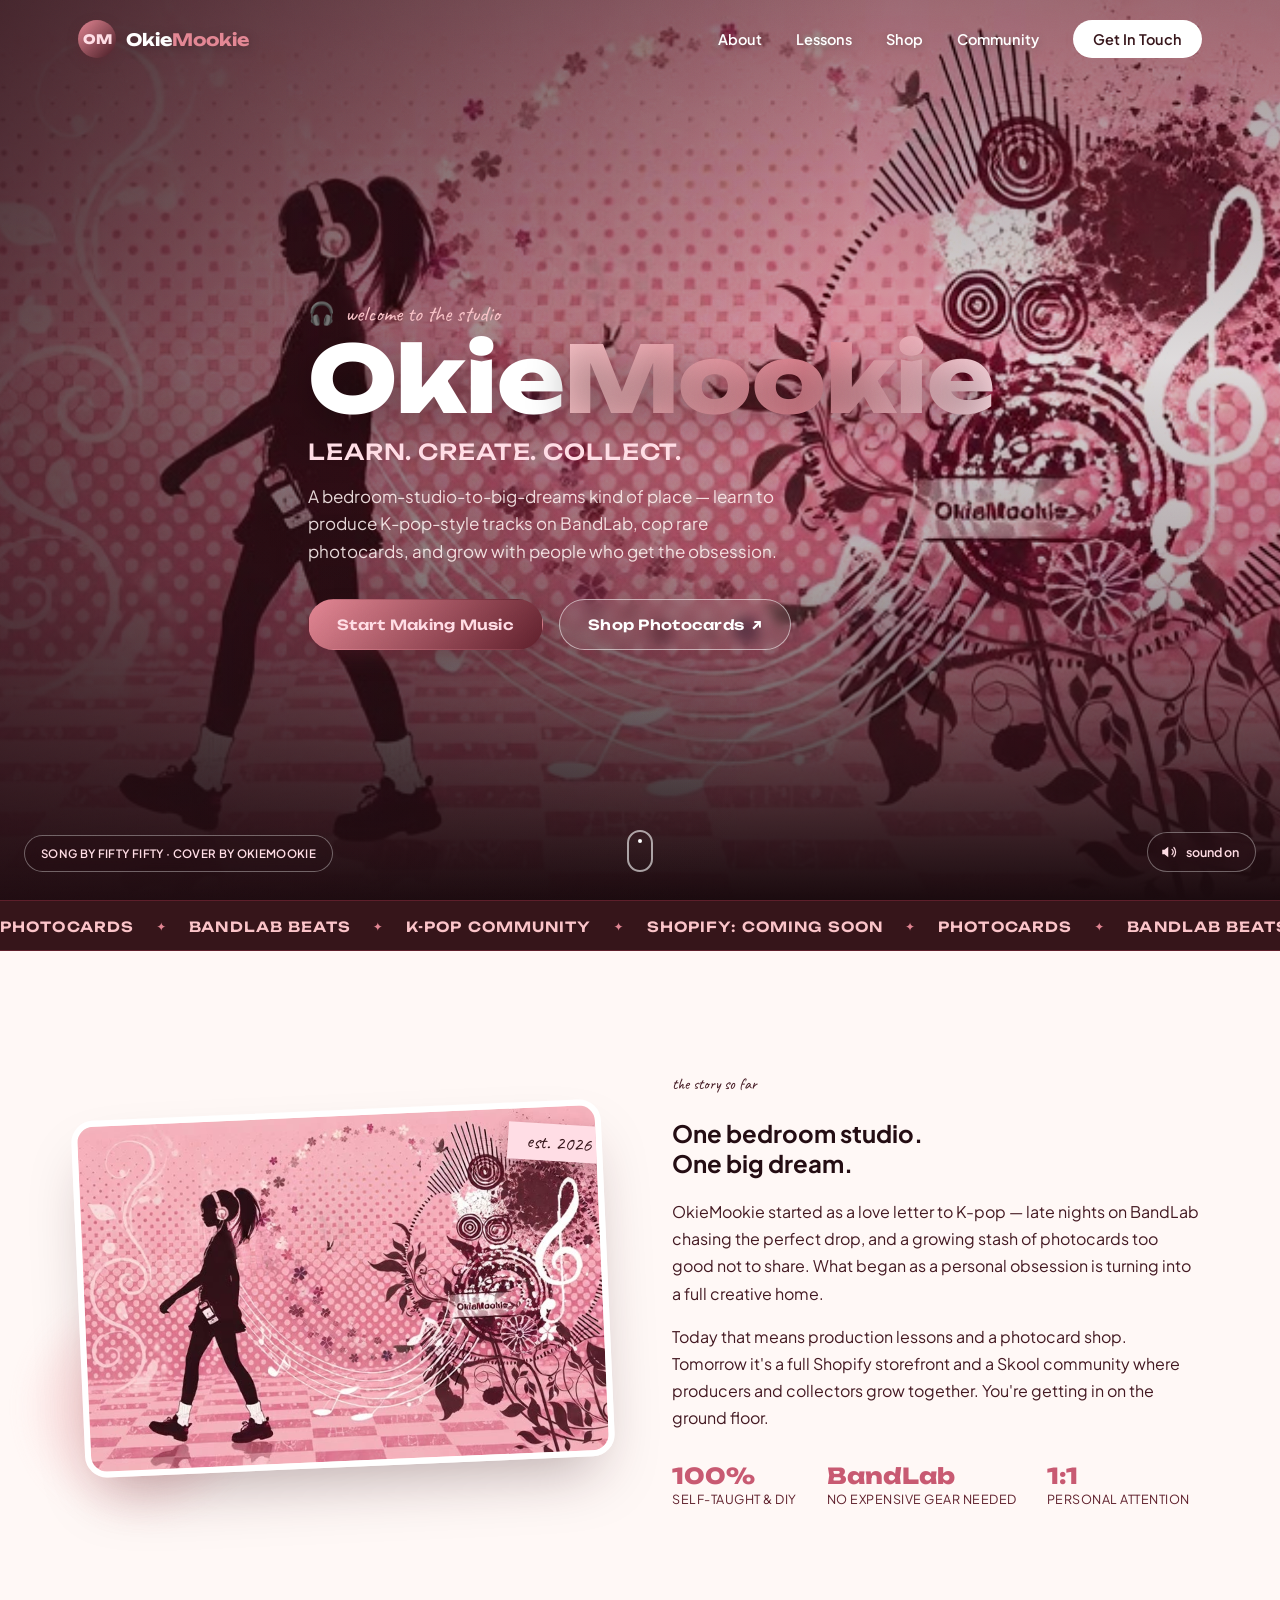
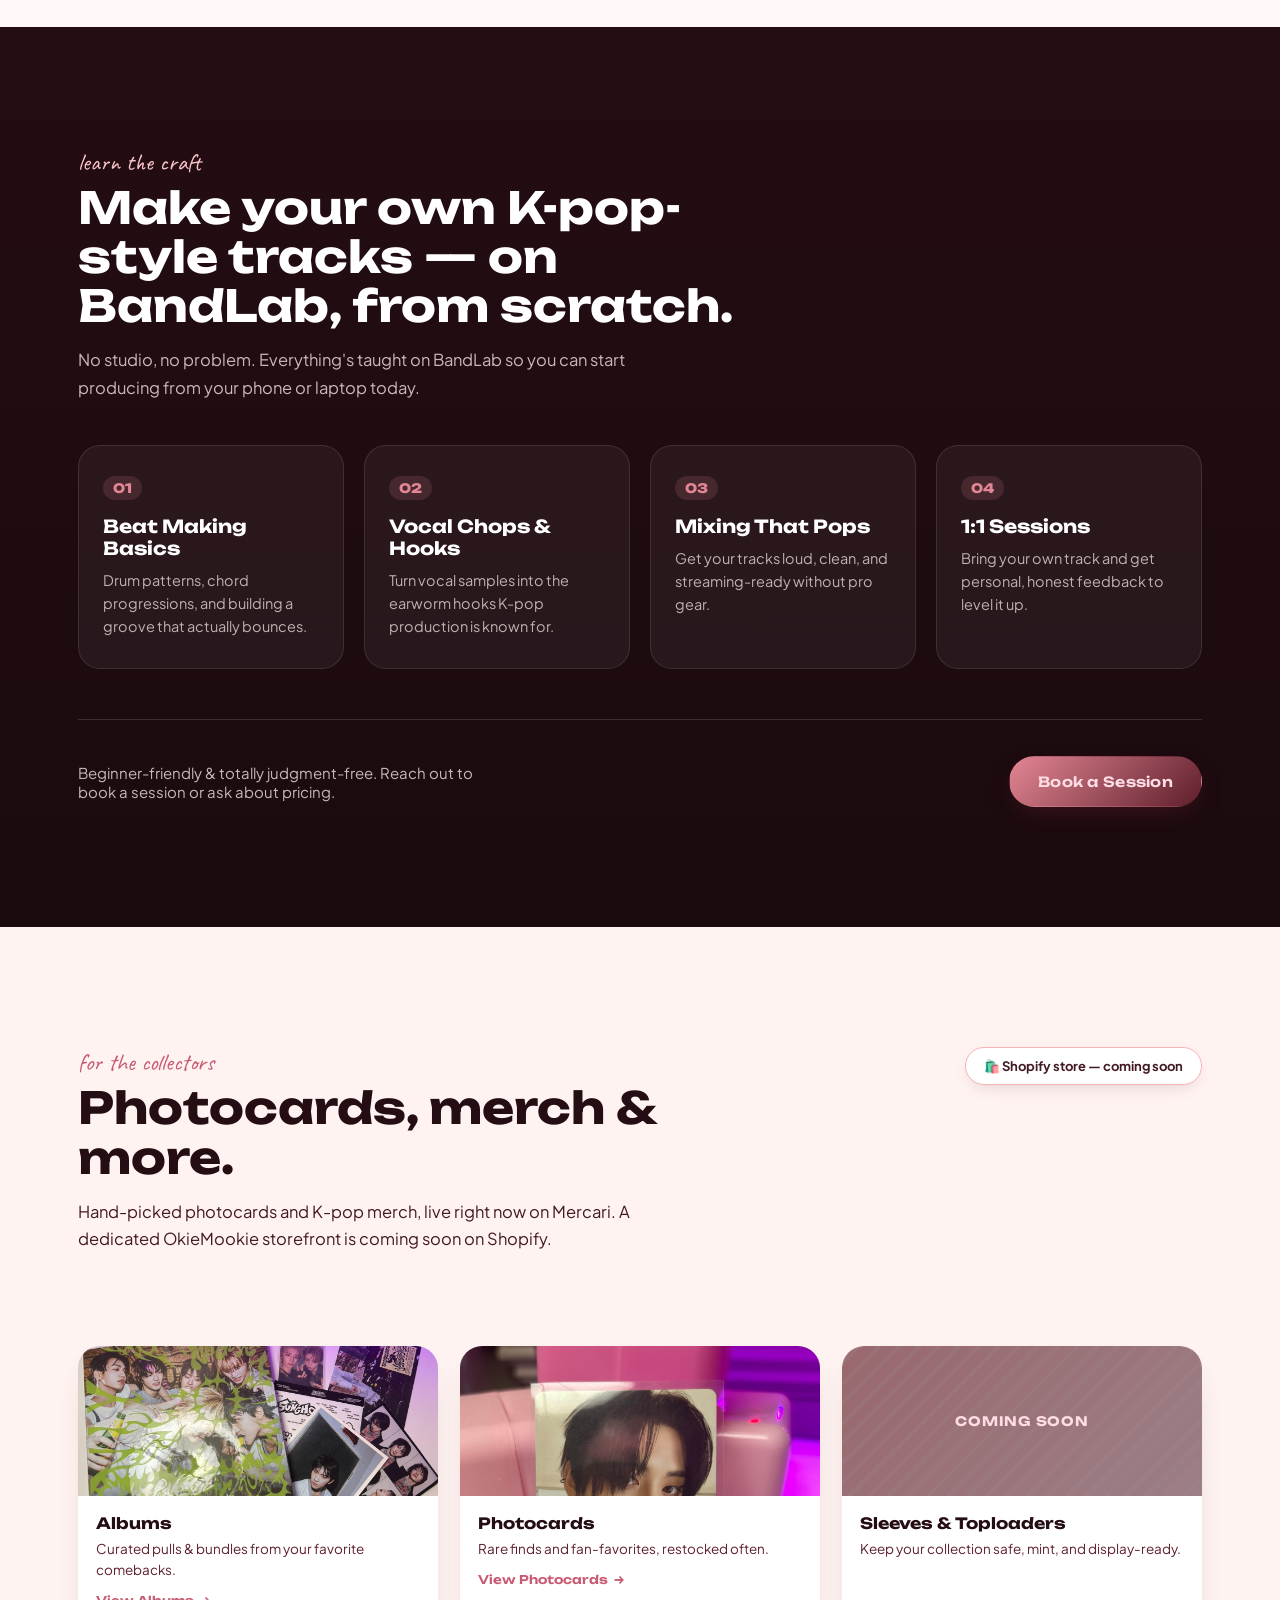
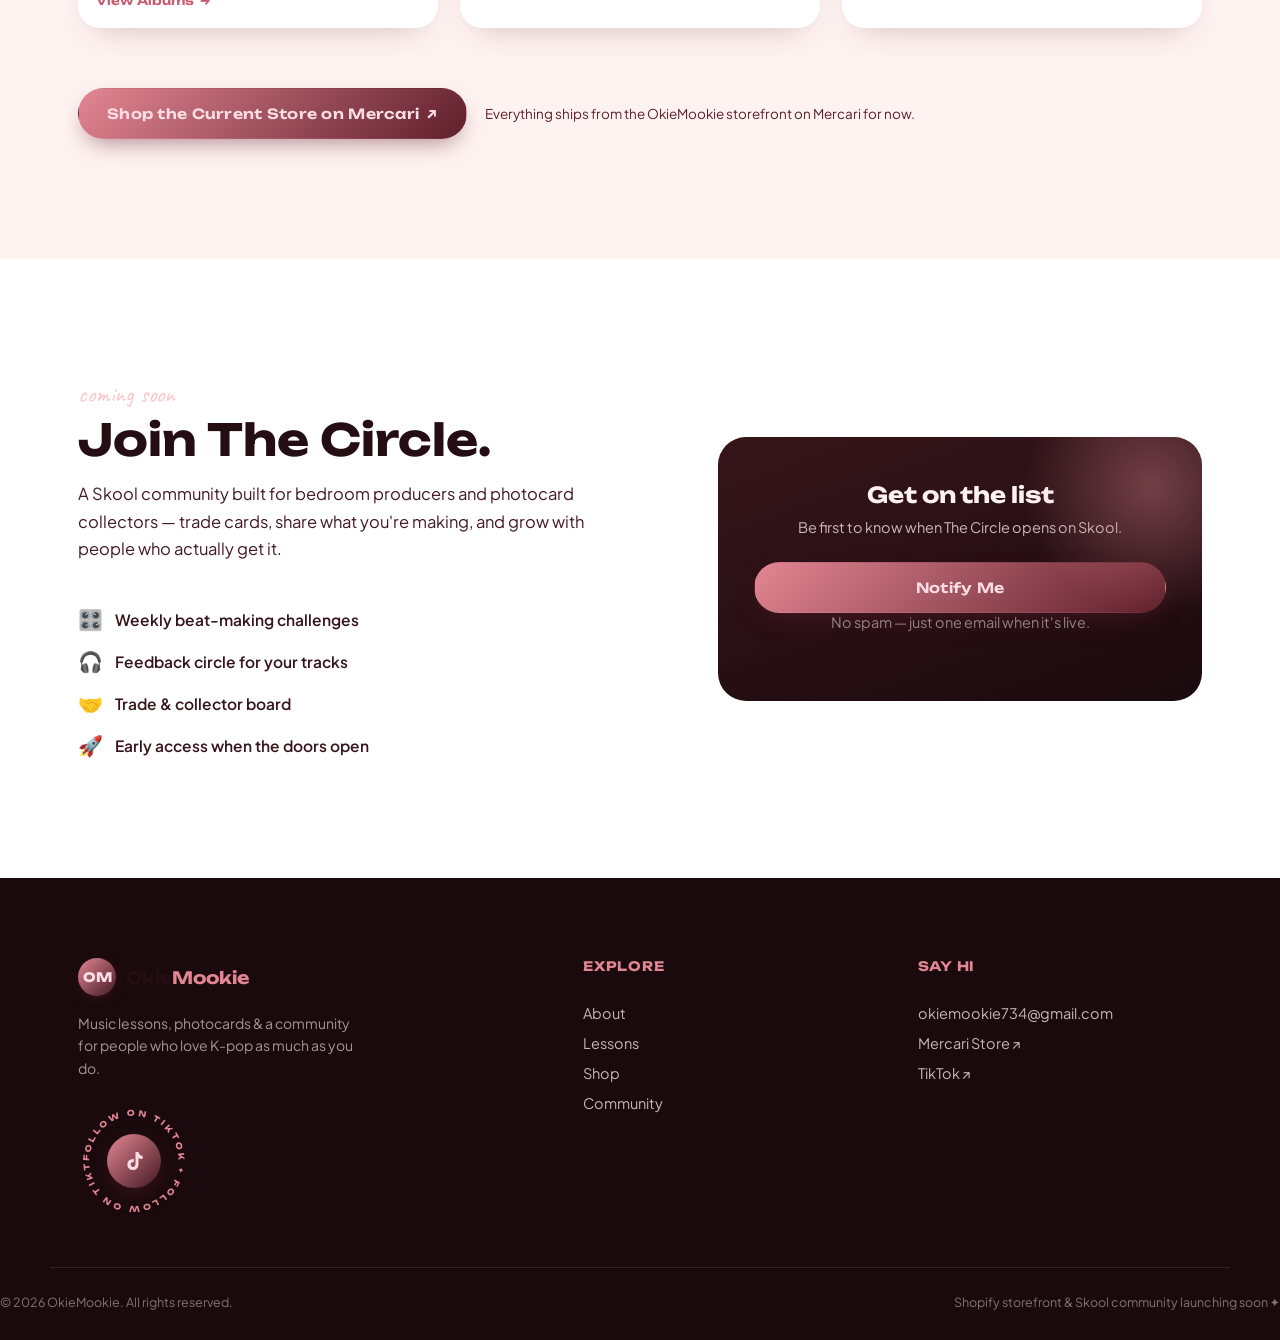
<file: index.html>
<!DOCTYPE html>
<html lang="en">
<head>
<meta charset="UTF-8">
<meta name="viewport" content="width=device-width, initial-scale=1.0">
<title>OkieMookie — Learn. Create. Collect.</title>
<meta name="description" content="OkieMookie is a K-pop inspired creative home: BandLab music production lessons, curated photocards & merch, and a community for producers &amp; collectors.">
<link rel="icon" type="image/svg+xml" href="favicon.svg">

<link rel="preconnect" href="https://fonts.googleapis.com">
<link rel="preconnect" href="https://fonts.gstatic.com" crossorigin>
<link href="https://fonts.googleapis.com/css2?family=Caveat:wght@600;700&family=Plus+Jakarta+Sans:ital,wght@0,400;0,500;0,600;0,700;0,800;1,500&family=Unbounded:wght@500;700;800;900&display=swap" rel="stylesheet">

<link rel="stylesheet" href="css/style.css">
</head>
<body>

<div class="grain" aria-hidden="true"></div>
<div class="cursor-glow" aria-hidden="true" id="cursorGlow"></div>

<!-- ============ NAV ============ -->
<header class="nav" id="nav">
  <div class="nav-inner">
    <a href="#home" class="brand">
      <span class="brand-mark">OM</span>
      <span class="brand-word">Okie<em>Mookie</em></span>
    </a>

    <nav class="nav-links" id="navLinks">
      <a href="#about">About</a>
      <a href="#lessons">Lessons</a>
      <a href="#shop">Shop</a>
      <a href="#community">Community</a>
      <a href="#contact" class="nav-cta">Get In Touch</a>
    </nav>

    <button class="nav-toggle" id="navToggle" aria-label="Toggle menu" aria-expanded="false">
      <span></span><span></span><span></span>
    </button>
  </div>
</header>

<!-- ============ HERO ============ -->
<section class="hero" id="home">
  <div class="hero-media">
    <video
      class="hero-video"
      autoplay muted loop playsinline preload="auto"
      poster="assets/hero-poster.jpg"
      id="heroVideo">
      <source src="assets/Myvideo.mp4" type="video/mp4">
    </video>
    <div class="hero-scrim"></div>
    <div class="hero-scrim-left"></div>
  </div>

  <div class="hero-particles" id="heroParticles" aria-hidden="true"></div>

  <div class="hero-content">
    <p class="eyebrow reveal">🎧&nbsp; welcome to the studio</p>
    <h1 class="hero-title reveal">
      Okie<span class="hero-title-accent">Mookie</span>
    </h1>
    <p class="hero-tagline reveal">Learn. Create. Collect.</p>
    <p class="hero-sub reveal">
      A bedroom-studio-to-big-dreams kind of place — learn to produce
      K-pop-style tracks on BandLab, cop rare photocards, and grow with
      people who get the obsession.
    </p>
    <div class="hero-actions reveal">
      <a href="#lessons" class="btn btn-primary">Start Making Music</a>
      <a href="https://www.mercari.com/u/snextdoor_photocards/" target="_blank" rel="noopener" class="btn btn-ghost">
        Shop Photocards <span class="arrow">↗</span>
      </a>
    </div>
  </div>

  <audio id="bgMusic" preload="none"></audio>

  <button class="sound-toggle" id="soundToggle" aria-label="Toggle background music">
    <svg id="soundIconOff" viewBox="0 0 24 24" fill="none" xmlns="http://www.w3.org/2000/svg"><path d="M11 5 6 9H3v6h3l5 4V5Z" fill="currentColor"/><path d="M16 8.5a5 5 0 0 1 0 7M18.5 6a9 9 0 0 1 0 12" stroke="currentColor" stroke-width="1.6" stroke-linecap="round" opacity="0"/><path d="M16.5 9 21 15M21 9l-4.5 6" stroke="currentColor" stroke-width="1.8" stroke-linecap="round"/></svg>
    <svg id="soundIconOn" viewBox="0 0 24 24" fill="none" xmlns="http://www.w3.org/2000/svg" style="display:none"><path d="M11 5 6 9H3v6h3l5 4V5Z" fill="currentColor"/><path d="M16 8.5a5 5 0 0 1 0 7M18.5 6a9 9 0 0 1 0 12" stroke="currentColor" stroke-width="1.6" stroke-linecap="round"/></svg>
    <span id="soundLabel">tap for sound</span>
  </button>

  <p class="hero-credit"><span id="heroCreditText">Song by FIFTY FIFTY &middot; Cover by OkieMookie</span></p>

  <a href="#about" class="scroll-cue" aria-label="Scroll down">
    <span></span>
  </a>
</section>

<!-- ============ MARQUEE ============ -->
<div class="marquee">
  <div class="marquee-track">
    <span>PHOTOCARDS</span><span class="dot">✦</span>
    <span>BANDLAB BEATS</span><span class="dot">✦</span>
    <span>K-POP COMMUNITY</span><span class="dot">✦</span>
    <span>SHOPIFY: COMING SOON</span><span class="dot">✦</span>
    <span>PHOTOCARDS</span><span class="dot">✦</span>
    <span>BANDLAB BEATS</span><span class="dot">✦</span>
    <span>K-POP COMMUNITY</span><span class="dot">✦</span>
    <span>SHOPIFY: COMING SOON</span><span class="dot">✦</span>
  </div>
</div>

<!-- ============ ABOUT ============ -->
<section class="about" id="about">
  <div class="container about-grid">
    <div class="about-visual reveal">
      <div class="about-frame">
        <img src="assets/hero-poster.jpg" alt="OkieMookie brand art — a silhouette walking with headphones on, surrounded by music notes and florals" loading="lazy">
        <span class="tape tape-1">est. 2026</span>
      </div>
      <div class="about-blob" aria-hidden="true"></div>
    </div>

    <div class="about-copy">
      <p class="kicker reveal">the story so far</p>
      <h2 class="reveal">One bedroom studio.<br>One big dream.</h2>
      <p class="reveal">
        OkieMookie started as a love letter to K-pop — late nights on BandLab
        chasing the perfect drop, and a growing stash of photocards too
        good not to share. What began as a personal obsession is turning
        into a full creative home.
      </p>
      <p class="reveal">
        Today that means production lessons and a photocard shop.
        Tomorrow it's a full Shopify storefront and a Skool community
        where producers and collectors grow together. You're getting in
        on the ground floor.
      </p>
      <div class="stat-row reveal">
        <div class="stat">
          <span class="stat-num">100%</span>
          <span class="stat-label">self-taught &amp; DIY</span>
        </div>
        <div class="stat">
          <span class="stat-num">BandLab</span>
          <span class="stat-label">no expensive gear needed</span>
        </div>
        <div class="stat">
          <span class="stat-num">1:1</span>
          <span class="stat-label">personal attention</span>
        </div>
      </div>
    </div>
  </div>
</section>

<!-- ============ LESSONS ============ -->
<section class="lessons" id="lessons">
  <div class="container">
    <p class="kicker kicker-light reveal">learn the craft</p>
    <h2 class="section-title reveal">Make your own K-pop-style tracks — on BandLab, from scratch.</h2>
    <p class="section-sub reveal">
      No studio, no problem. Everything's taught on BandLab so you can
      start producing from your phone or laptop today.
    </p>

    <div class="lesson-grid">
      <div class="lesson-card reveal">
        <span class="lesson-num">01</span>
        <h3>Beat Making Basics</h3>
        <p>Drum patterns, chord progressions, and building a groove that actually bounces.</p>
      </div>
      <div class="lesson-card reveal">
        <span class="lesson-num">02</span>
        <h3>Vocal Chops &amp; Hooks</h3>
        <p>Turn vocal samples into the earworm hooks K-pop production is known for.</p>
      </div>
      <div class="lesson-card reveal">
        <span class="lesson-num">03</span>
        <h3>Mixing That Pops</h3>
        <p>Get your tracks loud, clean, and streaming-ready without pro gear.</p>
      </div>
      <div class="lesson-card reveal">
        <span class="lesson-num">04</span>
        <h3>1:1 Sessions</h3>
        <p>Bring your own track and get personal, honest feedback to level it up.</p>
      </div>
    </div>

    <div class="lesson-cta reveal">
      <p>Beginner-friendly &amp; totally judgment-free. Reach out to book a session or ask about pricing.</p>
      <a href="book.html" class="btn btn-primary">Book a Session</a>
    </div>
  </div>
</section>

<!-- ============ SHOP ============ -->
<section class="shop" id="shop">
  <div class="container">
    <div class="shop-head">
      <div>
        <p class="kicker reveal">for the collectors</p>
        <h2 class="section-title reveal">Photocards, merch &amp; more.</h2>
        <p class="section-sub reveal">
          Hand-picked photocards and K-pop merch, live right now on Mercari.
          A dedicated OkieMookie storefront is coming soon on Shopify.
        </p>
      </div>
      <span class="badge reveal">🛍️ Shopify store — coming soon</span>
    </div>

    <div class="shop-grid">
      <a href="albums.html" class="shop-card shop-card-link reveal">
        <div class="shop-card-art shop-art-photo">
          <img src="assets/album-limited-copies.jpg" alt="BOYNEXTDOOR No Genre Album with photocards" loading="lazy">
        </div>
        <h3>Albums</h3>
        <p>Curated pulls &amp; bundles from your favorite comebacks.</p>
        <span class="shop-card-cta">View Albums <span class="arrow">→</span></span>
      </a>
      <a href="photocards.html" class="shop-card shop-card-link reveal">
        <div class="shop-card-art shop-art-photo shop-art-photo-portrait">
          <img src="assets/photocard-taesan-how.jpg" alt="BOYNEXTDOOR Taesan photocard" loading="lazy">
        </div>
        <h3>Photocards</h3>
        <p>Rare finds and fan-favorites, restocked often.</p>
        <span class="shop-card-cta">View Photocards <span class="arrow">→</span></span>
      </a>
      <div class="shop-card reveal">
        <div class="shop-card-art shop-art-3">
          <span class="shop-art-soon">Coming Soon</span>
        </div>
        <h3>Sleeves &amp; Toploaders</h3>
        <p>Keep your collection safe, mint, and display-ready.</p>
      </div>
    </div>

    <div class="shop-cta reveal">
      <a href="https://www.mercari.com/u/snextdoor_photocards/" target="_blank" rel="noopener" class="btn btn-primary">
        Shop the Current Store on Mercari <span class="arrow">↗</span>
      </a>
      <span class="shop-cta-note">Everything ships from the OkieMookie storefront on Mercari for now.</span>
    </div>
  </div>
</section>

<!-- ============ COMMUNITY ============ -->
<section class="community" id="community">
  <div class="container community-grid">
    <div class="community-copy">
      <p class="kicker kicker-light reveal">coming soon</p>
      <h2 class="section-title reveal">Join The Circle.</h2>
      <p class="section-sub reveal">
        A Skool community built for bedroom producers and photocard
        collectors — trade cards, share what you're making, and grow
        with people who actually get it.
      </p>
      <ul class="community-list reveal">
        <li><span>🎛️</span> Weekly beat-making challenges</li>
        <li><span>🎧</span> Feedback circle for your tracks</li>
        <li><span>🤝</span> Trade &amp; collector board</li>
        <li><span>🚀</span> Early access when the doors open</li>
      </ul>
    </div>

    <div class="community-card reveal">
      <div class="community-card-glow" aria-hidden="true"></div>
      <h3>Get on the list</h3>
      <p>Be first to know when The Circle opens on Skool.</p>
      <a href="mailto:okiemookie734@gmail.com?subject=Notify%20me%20-%20The%20Circle&body=Hey!%20Add%20me%20to%20the%20list%20for%20The%20Circle%20on%20Skool." class="btn btn-primary btn-block">Notify Me</a>
      <p class="community-fineprint">No spam — just one email when it's live.</p>
    </div>
  </div>
</section>

<!-- ============ CONTACT / FOOTER ============ -->
<footer class="footer" id="contact">
  <div class="container footer-grid">
    <div class="footer-brand">
      <a href="#home" class="brand">
        <span class="brand-mark">OM</span>
        <span class="brand-word">Okie<em>Mookie</em></span>
      </a>
      <p>Music lessons, photocards &amp; a community for people who love K-pop as much as you do.</p>

      <a href="https://www.tiktok.com/@idkwhatimdoing7340" target="_blank" rel="noopener" class="tiktok-badge" aria-label="Follow OkieMookie on TikTok">
        <svg class="badge-ring" viewBox="0 0 120 120" aria-hidden="true">
          <defs>
            <path id="tiktokRingPath" d="M60,60 m-48,0 a48,48 0 1,1 96,0 a48,48 0 1,1 -96,0" />
          </defs>
          <text font-family="'Unbounded', system-ui, sans-serif" font-size="8.6" font-weight="700" letter-spacing="2.5">
            <textPath href="#tiktokRingPath" startOffset="0%">FOLLOW ON TIKTOK ✦ FOLLOW ON TIKTOK ✦&#160;</textPath>
          </text>
        </svg>
        <span class="badge-center">
          <svg viewBox="0 0 24 24" fill="none" xmlns="http://www.w3.org/2000/svg" aria-hidden="true">
            <path d="M16.5 3c.4 2.2 1.9 3.7 4.1 4v3.1c-1.5.1-2.9-.3-4.1-1.1v6.5a5.6 5.6 0 1 1-5.6-5.6c.3 0 .6 0 .9.1v3.2a2.4 2.4 0 1 0 1.7 2.3V3h3Z" fill="currentColor"/>
          </svg>
        </span>
        <span class="badge-pulse" aria-hidden="true"></span>
      </a>
    </div>

    <div class="footer-col">
      <h4>Explore</h4>
      <a href="#about">About</a>
      <a href="#lessons">Lessons</a>
      <a href="#shop">Shop</a>
      <a href="#community">Community</a>
    </div>

    <div class="footer-col">
      <h4>Say hi</h4>
      <a href="mailto:okiemookie734@gmail.com">okiemookie734@gmail.com</a>
      <a href="https://www.mercari.com/u/snextdoor_photocards/" target="_blank" rel="noopener">Mercari Store ↗</a>
      <a href="https://www.tiktok.com/@idkwhatimdoing7340" target="_blank" rel="noopener">TikTok ↗</a>
    </div>
  </div>
  <div class="footer-bottom">
    <span>© <span id="year"></span> OkieMookie. All rights reserved.</span>
    <span>Shopify storefront &amp; Skool community launching soon ✦</span>
  </div>
</footer>

<script src="js/main.js"></script>
</body>
</html>
</file>
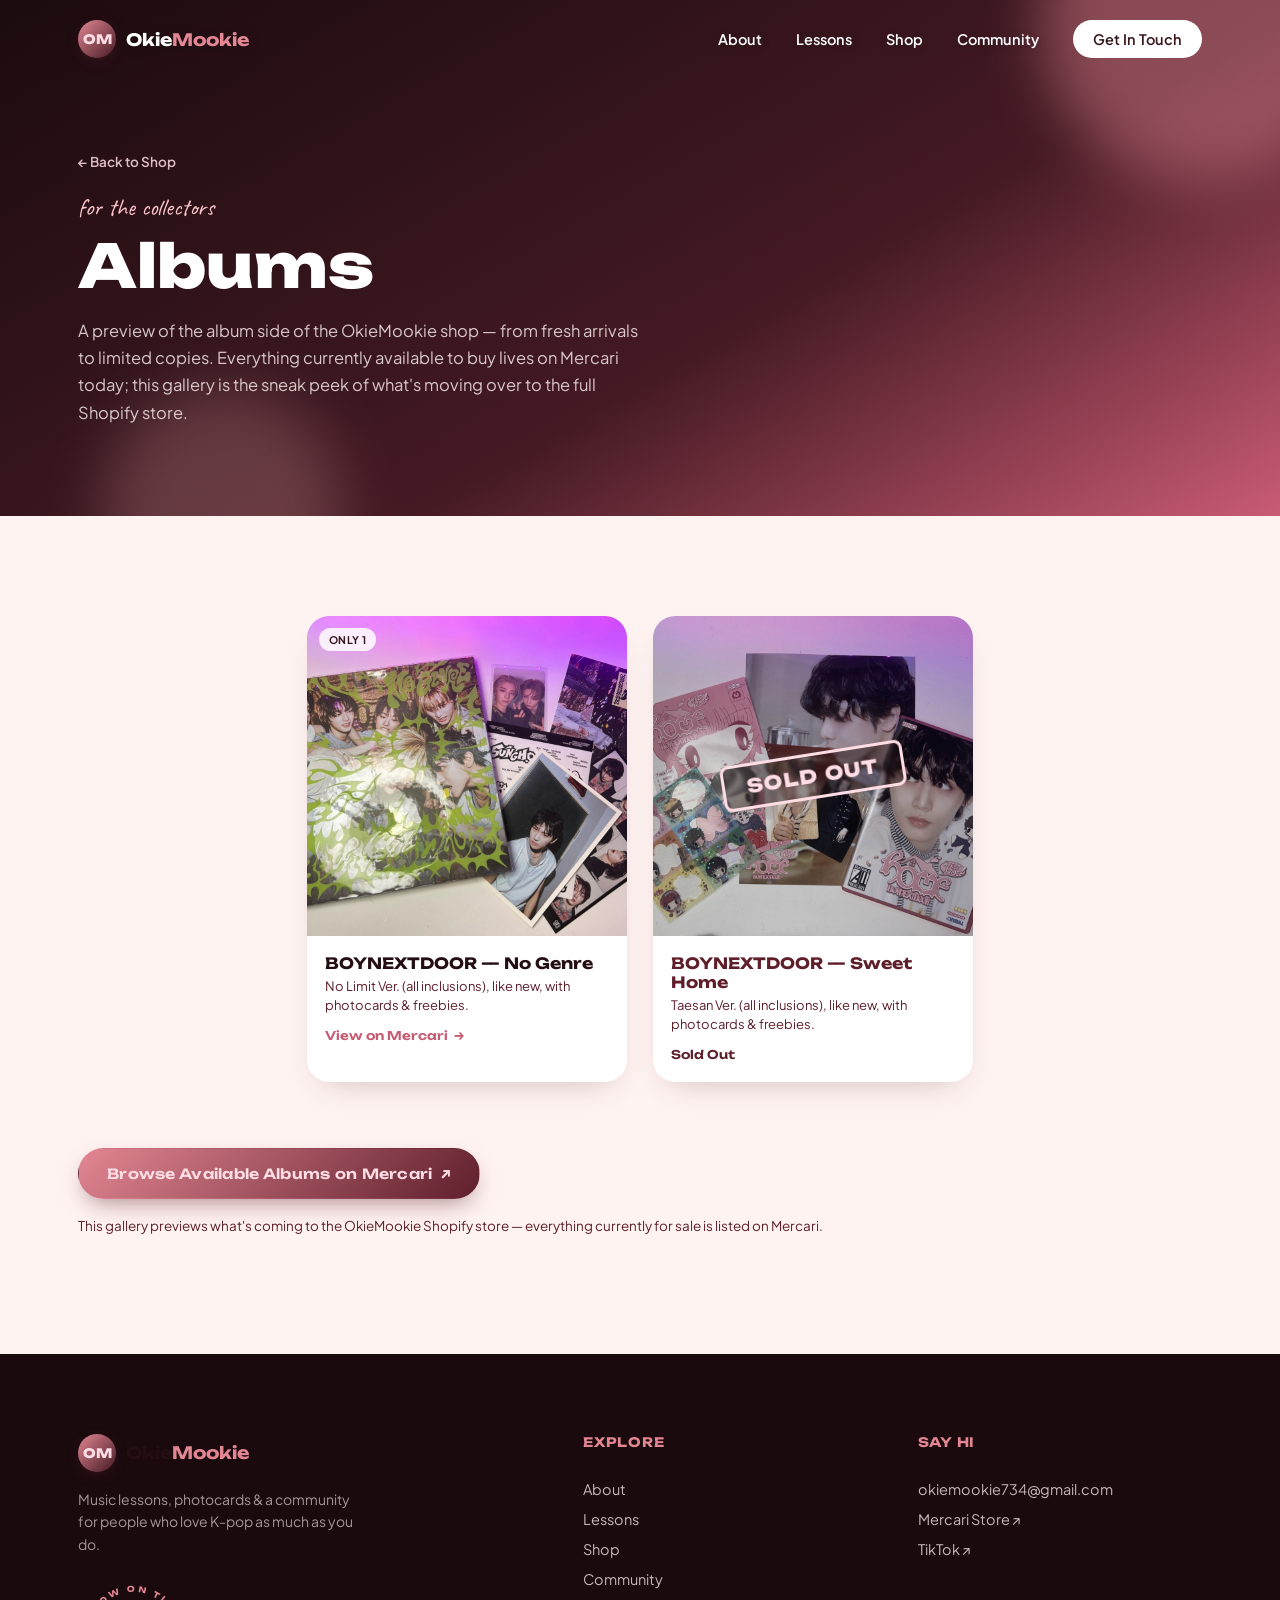
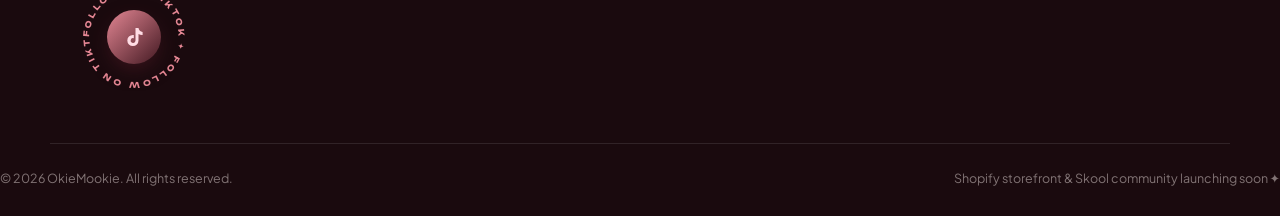
<file: albums.html>
<!DOCTYPE html>
<html lang="en">
<head>
<meta charset="UTF-8">
<meta name="viewport" content="width=device-width, initial-scale=1.0">
<title>Albums — OkieMookie</title>
<meta name="description" content="Browse the OkieMookie album collection — curated K-pop albums, bundles, and limited finds. Full storefront launching soon on Shopify.">
<link rel="icon" type="image/svg+xml" href="favicon.svg">

<link rel="preconnect" href="https://fonts.googleapis.com">
<link rel="preconnect" href="https://fonts.gstatic.com" crossorigin>
<link href="https://fonts.googleapis.com/css2?family=Caveat:wght@600;700&family=Plus+Jakarta+Sans:ital,wght@0,400;0,500;0,600;0,700;0,800;1,500&family=Unbounded:wght@500;700;800;900&display=swap" rel="stylesheet">

<link rel="stylesheet" href="css/style.css">
</head>
<body>

<div class="grain" aria-hidden="true"></div>
<div class="cursor-glow" aria-hidden="true" id="cursorGlow"></div>

<!-- ============ NAV ============ -->
<header class="nav scrolled" id="nav">
  <div class="nav-inner">
    <a href="index.html#home" class="brand">
      <span class="brand-mark">OM</span>
      <span class="brand-word">Okie<em>Mookie</em></span>
    </a>

    <nav class="nav-links" id="navLinks">
      <a href="index.html#about">About</a>
      <a href="index.html#lessons">Lessons</a>
      <a href="index.html#shop">Shop</a>
      <a href="index.html#community">Community</a>
      <a href="index.html#contact" class="nav-cta">Get In Touch</a>
    </nav>

    <button class="nav-toggle" id="navToggle" aria-label="Toggle menu" aria-expanded="false">
      <span></span><span></span><span></span>
    </button>
  </div>
</header>

<!-- ============ PAGE HEADER ============ -->
<header class="page-header">
  <div class="page-header-blob-1" aria-hidden="true"></div>
  <div class="page-header-blob-2" aria-hidden="true"></div>
  <div class="container">
    <a href="index.html#shop" class="back-link">&larr; Back to Shop</a>
    <p class="kicker kicker-light reveal">for the collectors</p>
    <h1 class="reveal">Albums</h1>
    <p class="section-sub reveal">
      A preview of the album side of the OkieMookie shop — from fresh
      arrivals to limited copies. Everything currently available to buy
      lives on Mercari today; this gallery is the sneak peek of what's
      moving over to the full Shopify store.
    </p>
  </div>
</header>

<!-- ============ ALBUMS GRID ============ -->
<section class="albums-page-section">
  <div class="container">
    <div class="album-grid">

      <a href="https://www.mercari.com/us/item/m26040670192/" target="_blank" rel="noopener" class="album-card album-card-link reveal">
        <div class="album-art album-art-photo">
          <span class="album-tag">Only 1</span>
          <img src="assets/album-limited-copies.jpg" alt="BOYNEXTDOOR No Genre Album, No Limit Ver., with photocards and freebies" loading="lazy">
        </div>
        <h3>BOYNEXTDOOR — No Genre</h3>
        <p>No Limit Ver. (all inclusions), like new, with photocards &amp; freebies.</p>
        <span class="shop-card-cta">View on Mercari <span class="arrow">→</span></span>
      </a>

      <div class="album-card album-card-link is-sold-out reveal">
        <div class="album-art album-art-photo">
          <span class="album-tag">Only 1</span>
          <span class="sold-out-stamp">Sold Out</span>
          <img src="assets/album-sweet-home-taesan.jpg" alt="BOYNEXTDOOR Home Album, Sweet Home Taesan Ver., with photocards and freebies — sold out" loading="lazy">
        </div>
        <h3>BOYNEXTDOOR — Sweet Home</h3>
        <p>Taesan Ver. (all inclusions), like new, with photocards &amp; freebies.</p>
        <span class="shop-card-cta">Sold Out</span>
      </div>

    </div>

    <div class="shop-cta reveal">
      <a href="https://www.mercari.com/u/snextdoor_photocards/" target="_blank" rel="noopener" class="btn btn-primary">
        Browse Available Albums on Mercari <span class="arrow">↗</span>
      </a>
      <span class="shop-cta-note">This gallery previews what's coming to the OkieMookie Shopify store — everything currently for sale is listed on Mercari.</span>
    </div>
  </div>
</section>

<!-- ============ FOOTER ============ -->
<footer class="footer" id="contact">
  <div class="container footer-grid">
    <div class="footer-brand">
      <a href="index.html#home" class="brand">
        <span class="brand-mark">OM</span>
        <span class="brand-word">Okie<em>Mookie</em></span>
      </a>
      <p>Music lessons, photocards &amp; a community for people who love K-pop as much as you do.</p>

      <a href="https://www.tiktok.com/@idkwhatimdoing7340" target="_blank" rel="noopener" class="tiktok-badge" aria-label="Follow OkieMookie on TikTok">
        <svg class="badge-ring" viewBox="0 0 120 120" aria-hidden="true">
          <defs>
            <path id="tiktokRingPath2" d="M60,60 m-48,0 a48,48 0 1,1 96,0 a48,48 0 1,1 -96,0" />
          </defs>
          <text font-family="'Unbounded', system-ui, sans-serif" font-size="8.6" font-weight="700" letter-spacing="2.5">
            <textPath href="#tiktokRingPath2" startOffset="0%">FOLLOW ON TIKTOK ✦ FOLLOW ON TIKTOK ✦&#160;</textPath>
          </text>
        </svg>
        <span class="badge-center">
          <svg viewBox="0 0 24 24" fill="none" xmlns="http://www.w3.org/2000/svg" aria-hidden="true">
            <path d="M16.5 3c.4 2.2 1.9 3.7 4.1 4v3.1c-1.5.1-2.9-.3-4.1-1.1v6.5a5.6 5.6 0 1 1-5.6-5.6c.3 0 .6 0 .9.1v3.2a2.4 2.4 0 1 0 1.7 2.3V3h3Z" fill="currentColor"/>
          </svg>
        </span>
        <span class="badge-pulse" aria-hidden="true"></span>
      </a>
    </div>

    <div class="footer-col">
      <h4>Explore</h4>
      <a href="index.html#about">About</a>
      <a href="index.html#lessons">Lessons</a>
      <a href="index.html#shop">Shop</a>
      <a href="index.html#community">Community</a>
    </div>

    <div class="footer-col">
      <h4>Say hi</h4>
      <a href="mailto:okiemookie734@gmail.com">okiemookie734@gmail.com</a>
      <a href="https://www.mercari.com/u/snextdoor_photocards/" target="_blank" rel="noopener">Mercari Store ↗</a>
      <a href="https://www.tiktok.com/@idkwhatimdoing7340" target="_blank" rel="noopener">TikTok ↗</a>
    </div>
  </div>
  <div class="footer-bottom">
    <span>© <span id="year"></span> OkieMookie. All rights reserved.</span>
    <span>Shopify storefront &amp; Skool community launching soon ✦</span>
  </div>
</footer>

<script src="js/main.js"></script>
</body>
</html>
</file>
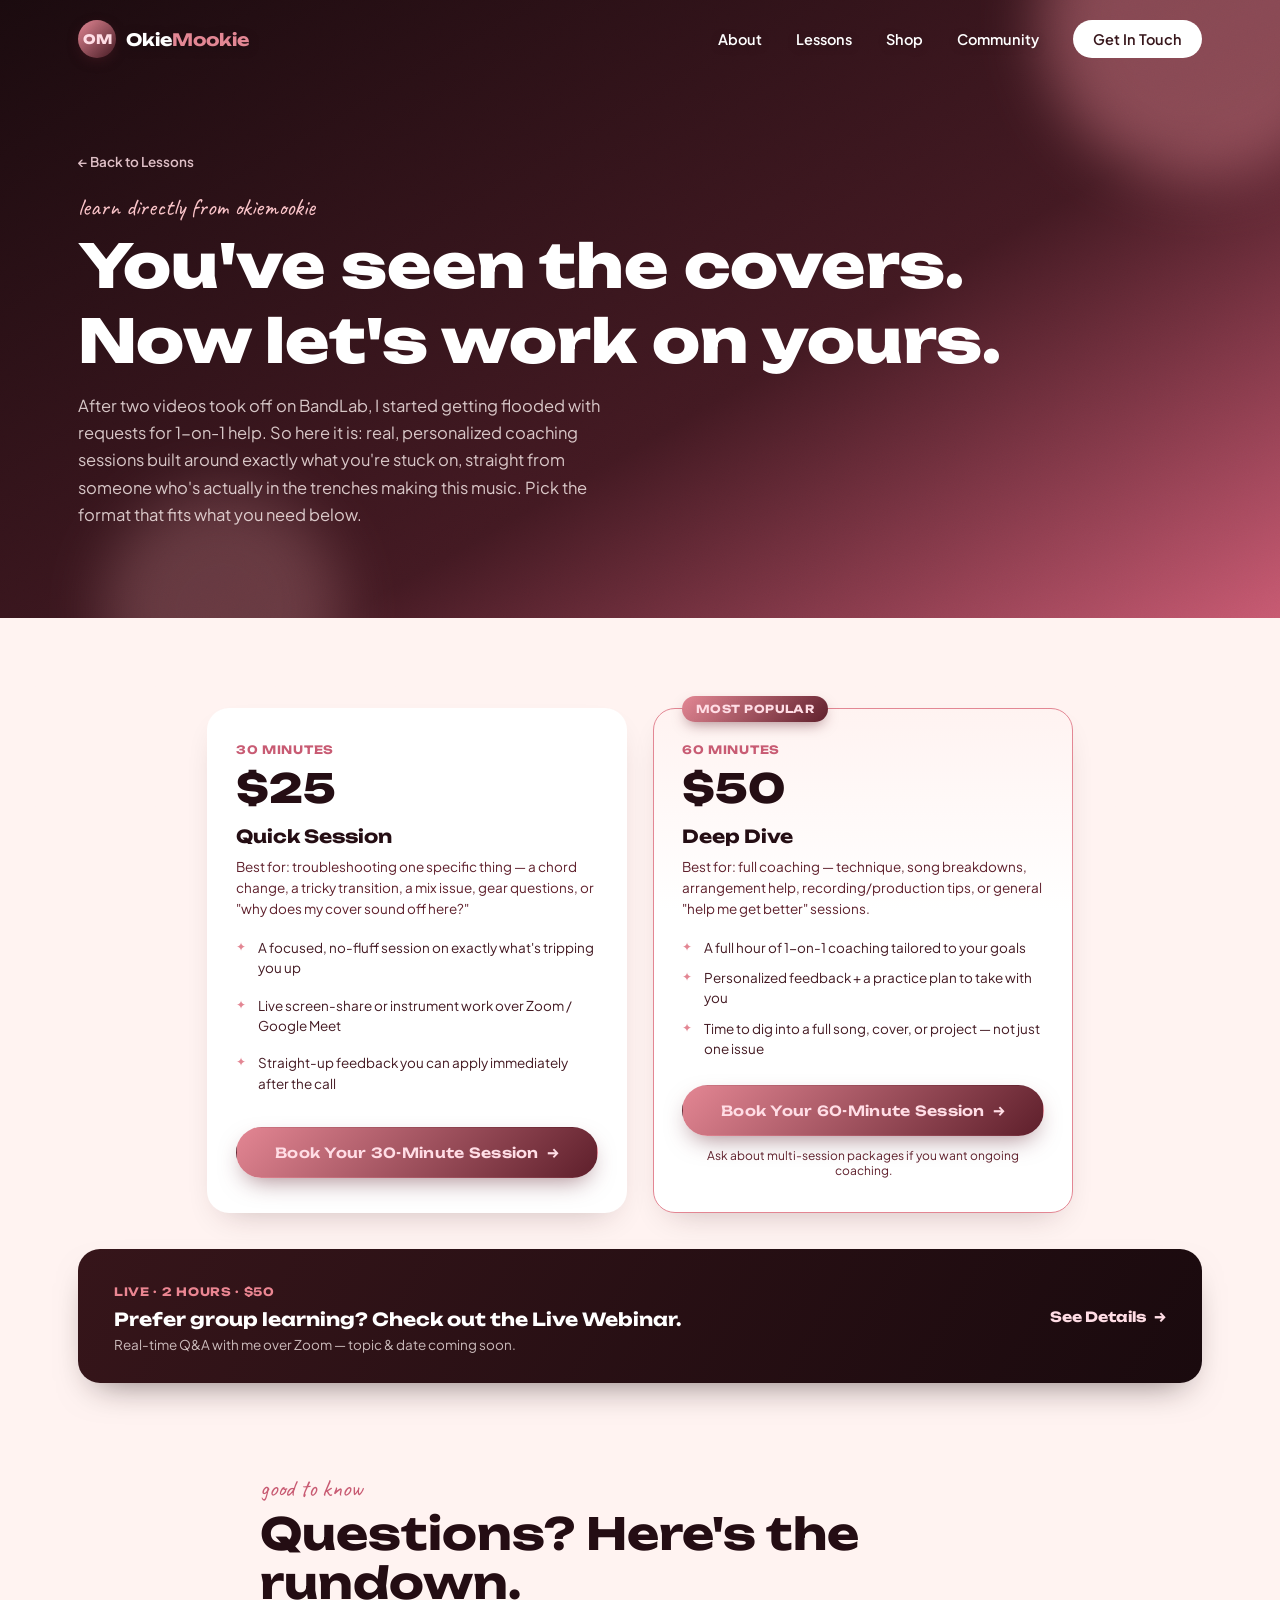
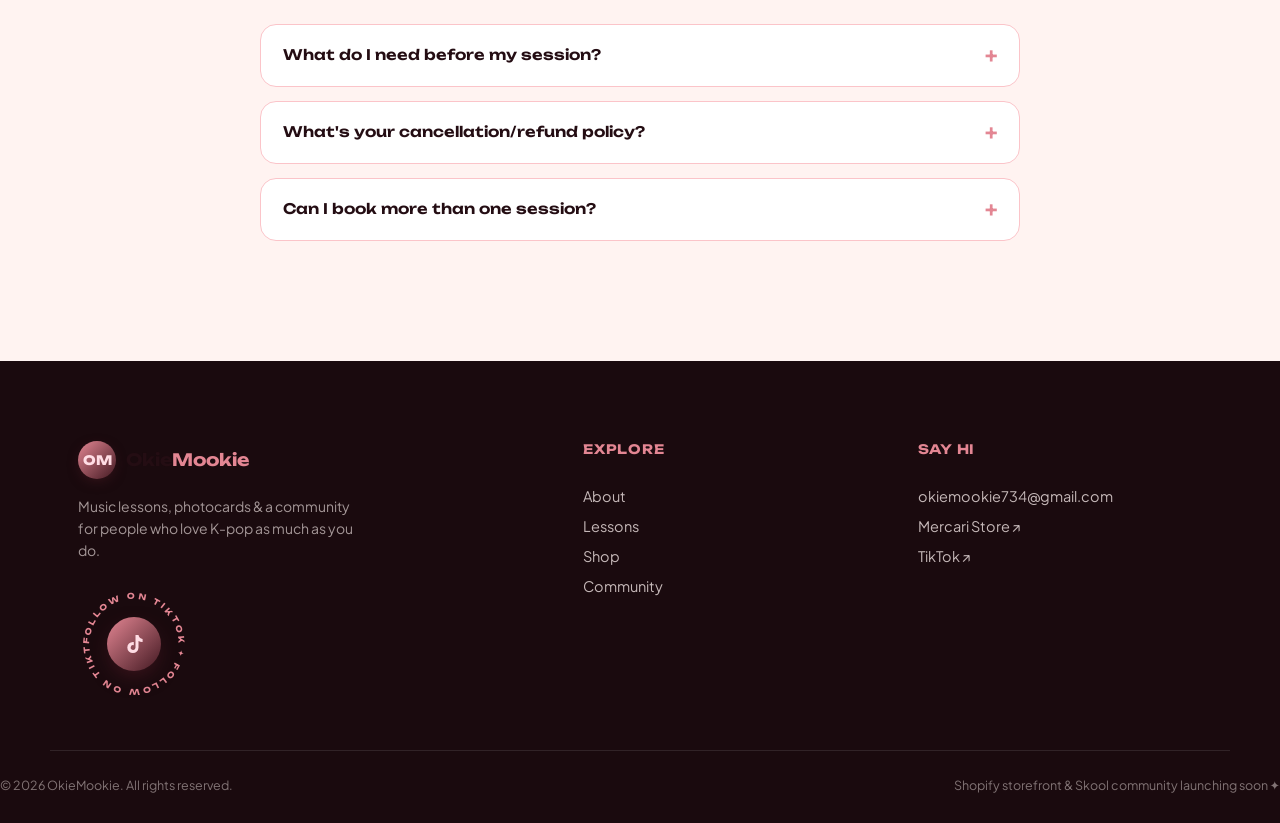
<file: book.html>
<!DOCTYPE html>
<html lang="en">
<head>
<meta charset="UTF-8">
<meta name="viewport" content="width=device-width, initial-scale=1.0">
<title>Book a Session — OkieMookie</title>
<meta name="description" content="Book a 1:1 BandLab production lesson with OkieMookie — beat making, vocal chops, mixing, and more.">
<link rel="icon" type="image/svg+xml" href="favicon.svg">

<link rel="preconnect" href="https://fonts.googleapis.com">
<link rel="preconnect" href="https://fonts.gstatic.com" crossorigin>
<link href="https://fonts.googleapis.com/css2?family=Caveat:wght@600;700&family=Plus+Jakarta+Sans:ital,wght@0,400;0,500;0,600;0,700;0,800;1,500&family=Unbounded:wght@500;700;800;900&display=swap" rel="stylesheet">

<link rel="stylesheet" href="css/style.css">
</head>
<body>

<div class="grain" aria-hidden="true"></div>
<div class="cursor-glow" aria-hidden="true" id="cursorGlow"></div>

<!-- ============ NAV ============ -->
<header class="nav scrolled" id="nav">
  <div class="nav-inner">
    <a href="index.html#home" class="brand">
      <span class="brand-mark">OM</span>
      <span class="brand-word">Okie<em>Mookie</em></span>
    </a>

    <nav class="nav-links" id="navLinks">
      <a href="index.html#about">About</a>
      <a href="index.html#lessons">Lessons</a>
      <a href="index.html#shop">Shop</a>
      <a href="index.html#community">Community</a>
      <a href="index.html#contact" class="nav-cta">Get In Touch</a>
    </nav>

    <button class="nav-toggle" id="navToggle" aria-label="Toggle menu" aria-expanded="false">
      <span></span><span></span><span></span>
    </button>
  </div>
</header>

<!-- ============ PAGE HEADER ============ -->
<header class="page-header">
  <div class="page-header-blob-1" aria-hidden="true"></div>
  <div class="page-header-blob-2" aria-hidden="true"></div>
  <div class="container">
    <a href="index.html#lessons" class="back-link">&larr; Back to Lessons</a>
    <p class="kicker kicker-light reveal">learn directly from okiemookie</p>
    <h1 class="reveal">You've seen the covers.<br>Now let's work on yours.</h1>
    <p class="section-sub reveal">
      After two videos took off on BandLab, I started getting flooded with
      requests for 1-on-1 help. So here it is: real, personalized coaching
      sessions built around exactly what you're stuck on, straight from
      someone who's actually in the trenches making this music. Pick the
      format that fits what you need below.
    </p>
  </div>
</header>

<!-- ============ PRICING / BOOKING OPTIONS ============ -->
<section class="albums-page-section">
  <div class="container">

    <div class="pricing-grid">

      <div class="pricing-card reveal">
        <span class="pricing-duration">30 MINUTES</span>
        <div class="pricing-amount">$25</div>
        <h3>Quick Session</h3>
        <p class="pricing-best-for">Best for: troubleshooting one specific thing — a chord change, a tricky transition, a mix issue, gear questions, or "why does my cover sound off here?"</p>
        <ul class="pricing-features">
          <li>A focused, no-fluff session on exactly what's tripping you up</li>
          <li>Live screen-share or instrument work over Zoom / Google Meet</li>
          <li>Straight-up feedback you can apply immediately after the call</li>
        </ul>
        <a href="https://calendly.com/okiemookie734/30min" target="_blank" rel="noopener" class="btn btn-primary btn-block">
          Book Your 30-Minute Session <span class="arrow">→</span>
        </a>
      </div>

      <div class="pricing-card pricing-card-featured reveal">
        <span class="pricing-featured-tag">Most Popular</span>
        <span class="pricing-duration">60 MINUTES</span>
        <div class="pricing-amount">$50</div>
        <h3>Deep Dive</h3>
        <p class="pricing-best-for">Best for: full coaching — technique, song breakdowns, arrangement help, recording/production tips, or general "help me get better" sessions.</p>
        <ul class="pricing-features">
          <li>A full hour of 1-on-1 coaching tailored to your goals</li>
          <li>Personalized feedback + a practice plan to take with you</li>
          <li>Time to dig into a full song, cover, or project — not just one issue</li>
        </ul>
        <a href="https://calendly.com/okiemookie734/30-minute-session-clone" target="_blank" rel="noopener" class="btn btn-primary btn-block">
          Book Your 60-Minute Session <span class="arrow">→</span>
        </a>
        <p class="pricing-footnote">Ask about multi-session packages if you want ongoing coaching.</p>
      </div>

    </div>

    <a href="webinar.html" class="webinar-banner reveal">
      <div class="webinar-banner-text">
        <span class="pricing-duration">LIVE · 2 HOURS · $50</span>
        <h3>Prefer group learning? Check out the Live Webinar.</h3>
        <p>Real-time Q&amp;A with me over Zoom — topic &amp; date coming soon.</p>
      </div>
      <span class="webinar-banner-cta">See Details <span class="arrow">→</span></span>
    </a>

    <!-- ============ FAQ ============ -->
    <div class="faq-section">
      <p class="kicker reveal">good to know</p>
      <h2 class="section-title reveal">Questions? Here's the rundown.</h2>

      <div class="faq-list">
        <details class="faq-item reveal">
          <summary>What do I need before my session?</summary>
          <p>Just your instrument/setup and a stable internet connection. You'll fill out a few quick questions when you book so I know what to focus on.</p>
        </details>
        <details class="faq-item reveal">
          <summary>What's your cancellation/refund policy?</summary>
          <p>Reach out as early as you can if you need to reschedule and I'll always work with you to find a new time. Full refund policy details will be confirmed at booking.</p>
        </details>
        <details class="faq-item reveal">
          <summary>Can I book more than one session?</summary>
          <p>Yes! Package deals are available for multiple 60-minute sessions — reach out or check the booking page for current pricing.</p>
        </details>
      </div>
    </div>

  </div>
</section>

<!-- ============ FOOTER ============ -->
<footer class="footer" id="contact">
  <div class="container footer-grid">
    <div class="footer-brand">
      <a href="index.html#home" class="brand">
        <span class="brand-mark">OM</span>
        <span class="brand-word">Okie<em>Mookie</em></span>
      </a>
      <p>Music lessons, photocards &amp; a community for people who love K-pop as much as you do.</p>

      <a href="https://www.tiktok.com/@idkwhatimdoing7340" target="_blank" rel="noopener" class="tiktok-badge" aria-label="Follow OkieMookie on TikTok">
        <svg class="badge-ring" viewBox="0 0 120 120" aria-hidden="true">
          <defs>
            <path id="tiktokRingPath4" d="M60,60 m-48,0 a48,48 0 1,1 96,0 a48,48 0 1,1 -96,0" />
          </defs>
          <text font-family="'Unbounded', system-ui, sans-serif" font-size="8.6" font-weight="700" letter-spacing="2.5">
            <textPath href="#tiktokRingPath4" startOffset="0%">FOLLOW ON TIKTOK ✦ FOLLOW ON TIKTOK ✦&#160;</textPath>
          </text>
        </svg>
        <span class="badge-center">
          <svg viewBox="0 0 24 24" fill="none" xmlns="http://www.w3.org/2000/svg" aria-hidden="true">
            <path d="M16.5 3c.4 2.2 1.9 3.7 4.1 4v3.1c-1.5.1-2.9-.3-4.1-1.1v6.5a5.6 5.6 0 1 1-5.6-5.6c.3 0 .6 0 .9.1v3.2a2.4 2.4 0 1 0 1.7 2.3V3h3Z" fill="currentColor"/>
          </svg>
        </span>
        <span class="badge-pulse" aria-hidden="true"></span>
      </a>
    </div>

    <div class="footer-col">
      <h4>Explore</h4>
      <a href="index.html#about">About</a>
      <a href="index.html#lessons">Lessons</a>
      <a href="index.html#shop">Shop</a>
      <a href="index.html#community">Community</a>
    </div>

    <div class="footer-col">
      <h4>Say hi</h4>
      <a href="mailto:okiemookie734@gmail.com">okiemookie734@gmail.com</a>
      <a href="https://www.mercari.com/u/snextdoor_photocards/" target="_blank" rel="noopener">Mercari Store ↗</a>
      <a href="https://www.tiktok.com/@idkwhatimdoing7340" target="_blank" rel="noopener">TikTok ↗</a>
    </div>
  </div>
  <div class="footer-bottom">
    <span>© <span id="year"></span> OkieMookie. All rights reserved.</span>
    <span>Shopify storefront &amp; Skool community launching soon ✦</span>
  </div>
</footer>

<script src="js/main.js"></script>
</body>
</html>
</file>
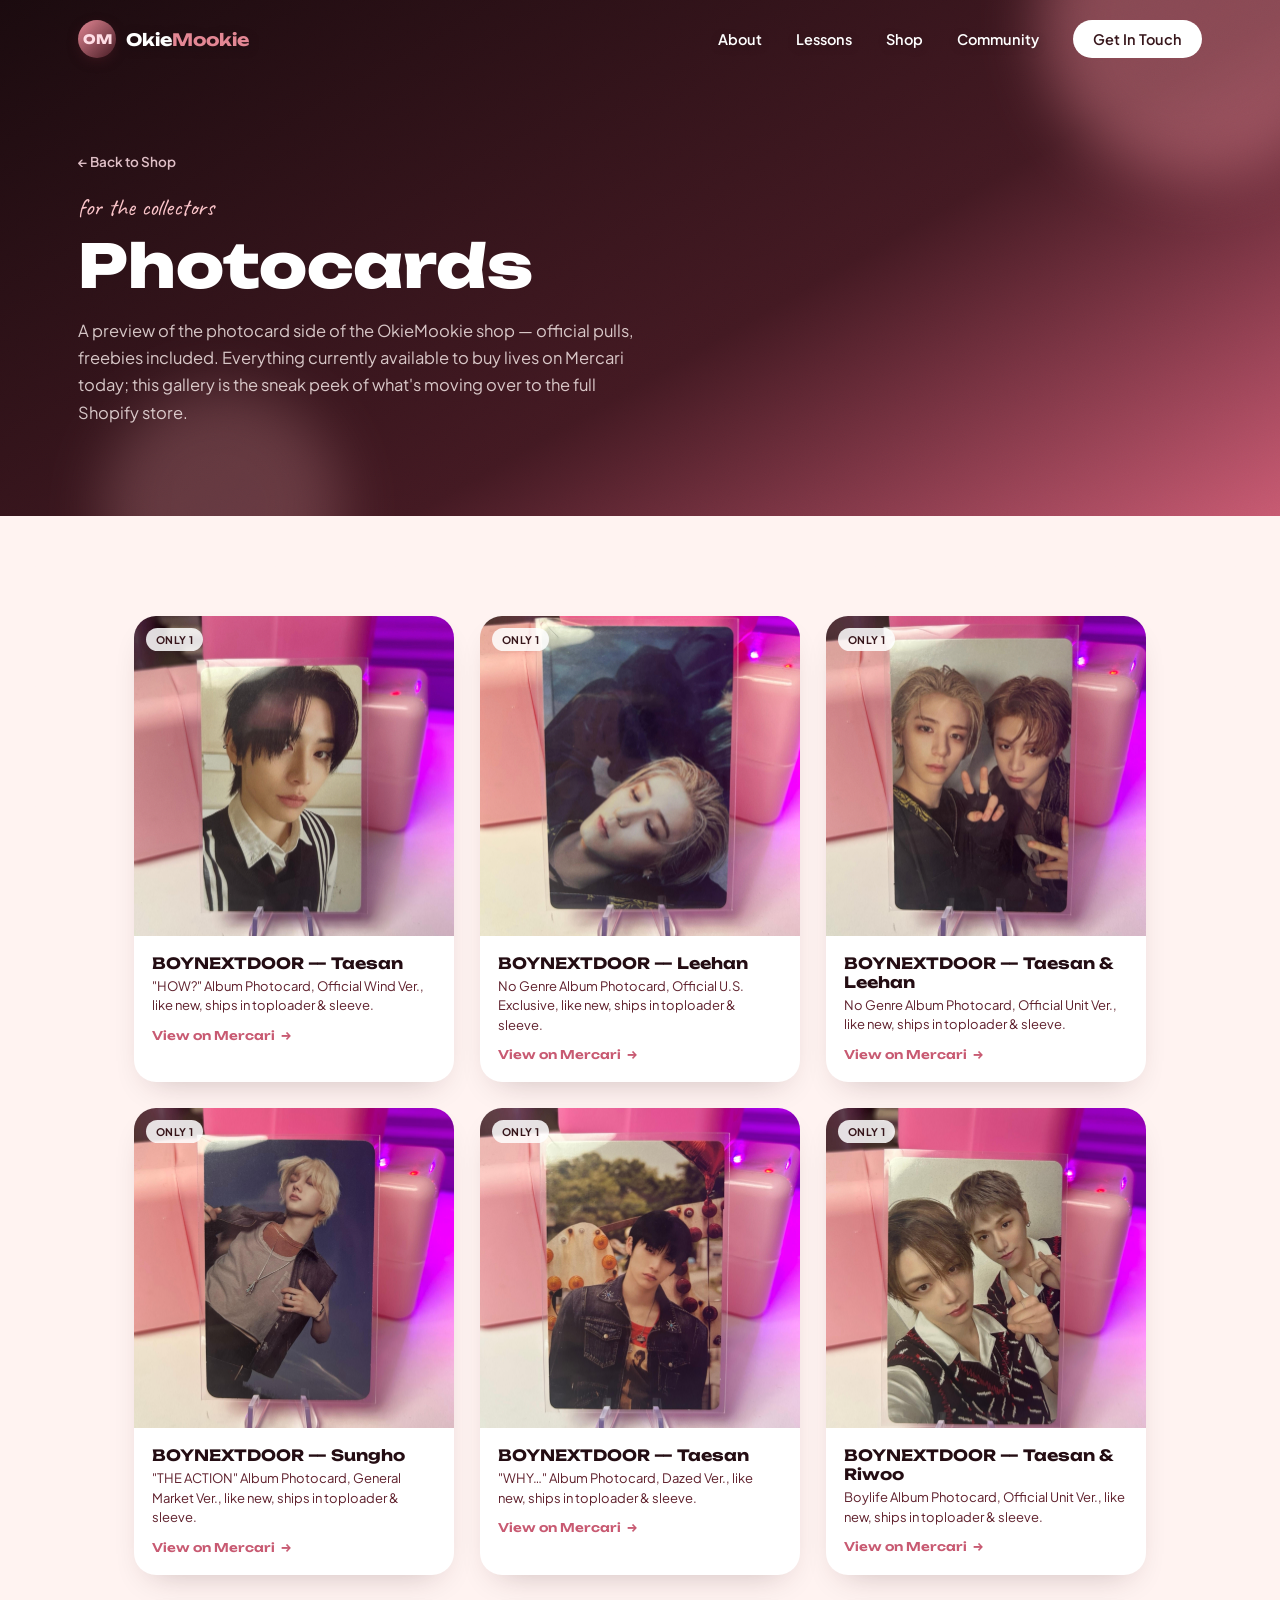
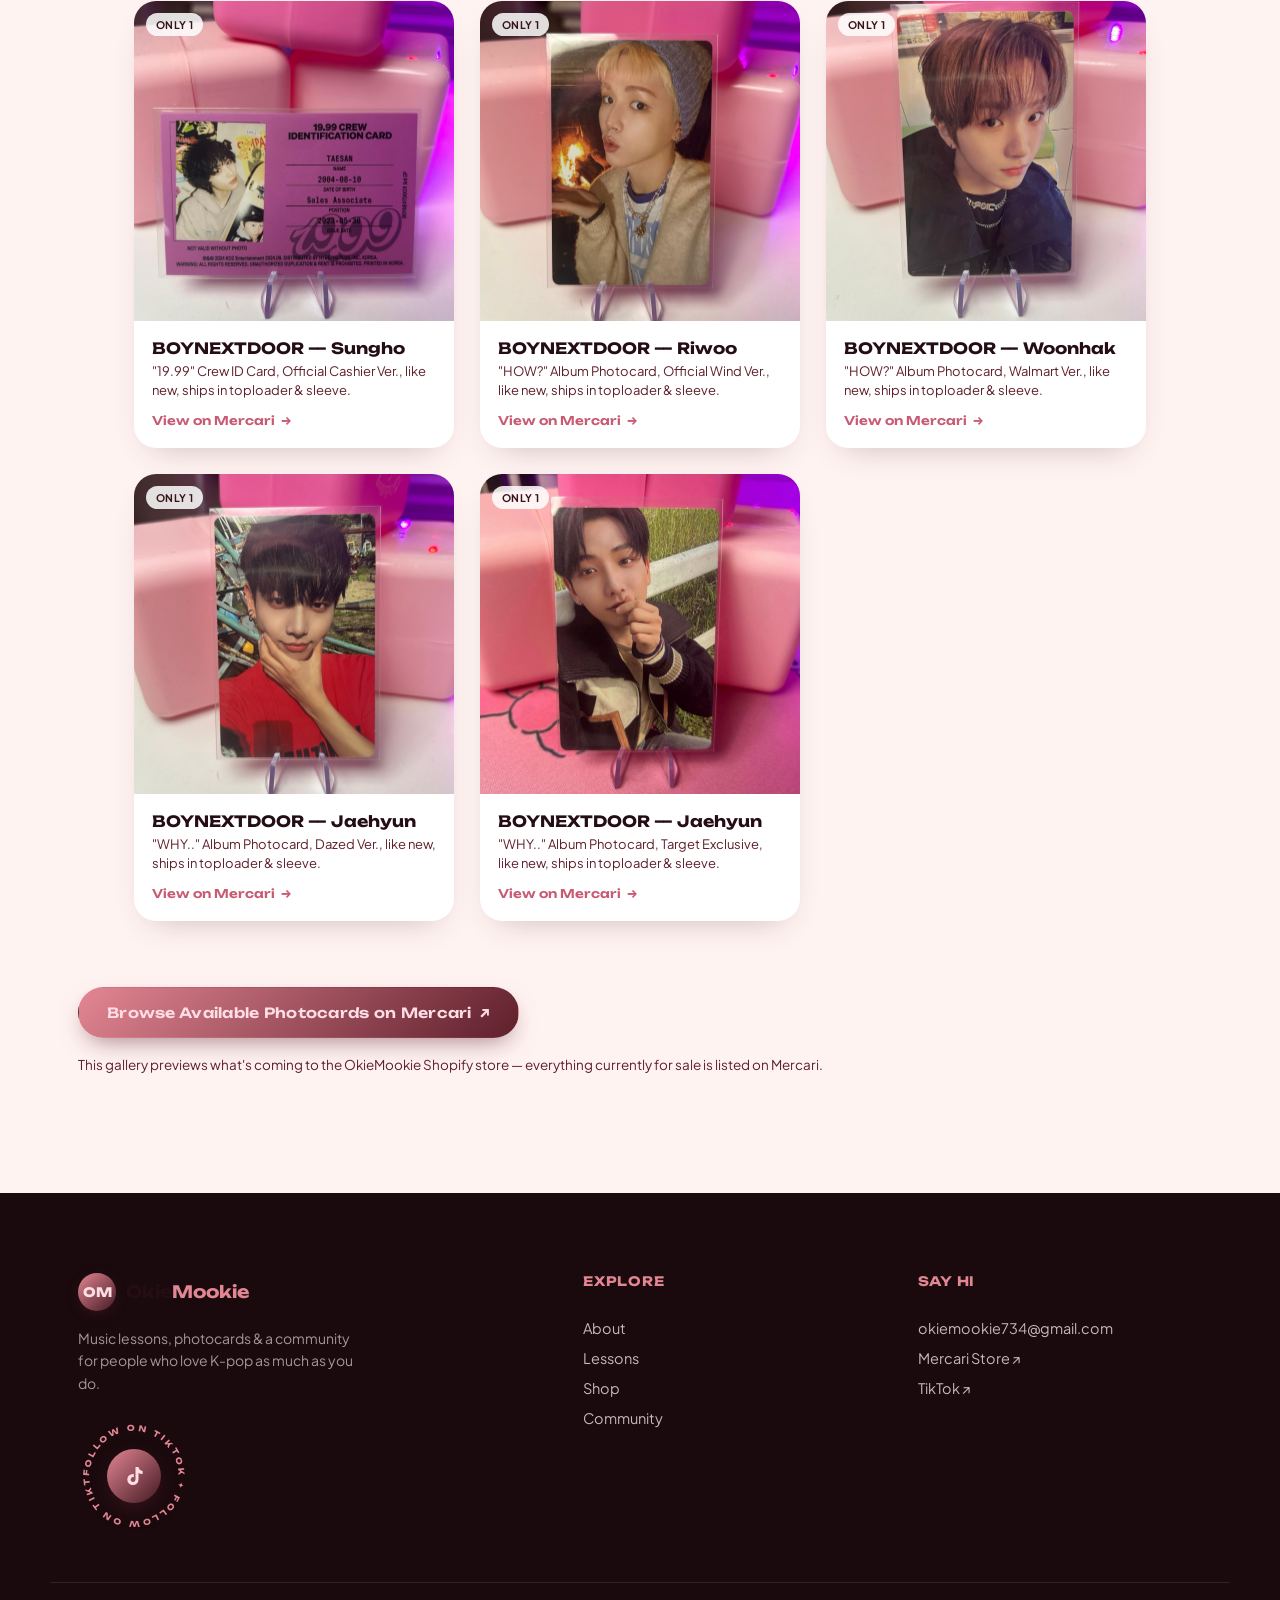
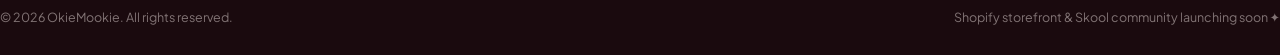
<file: photocards.html>
<!DOCTYPE html>
<html lang="en">
<head>
<meta charset="UTF-8">
<meta name="viewport" content="width=device-width, initial-scale=1.0">
<title>Photocards — OkieMookie</title>
<meta name="description" content="Browse the OkieMookie photocard collection — official K-pop photocards, freebies included. Full storefront launching soon on Shopify.">
<link rel="icon" type="image/svg+xml" href="favicon.svg">

<link rel="preconnect" href="https://fonts.googleapis.com">
<link rel="preconnect" href="https://fonts.gstatic.com" crossorigin>
<link href="https://fonts.googleapis.com/css2?family=Caveat:wght@600;700&family=Plus+Jakarta+Sans:ital,wght@0,400;0,500;0,600;0,700;0,800;1,500&family=Unbounded:wght@500;700;800;900&display=swap" rel="stylesheet">

<link rel="stylesheet" href="css/style.css">
</head>
<body>

<div class="grain" aria-hidden="true"></div>
<div class="cursor-glow" aria-hidden="true" id="cursorGlow"></div>

<!-- ============ NAV ============ -->
<header class="nav scrolled" id="nav">
  <div class="nav-inner">
    <a href="index.html#home" class="brand">
      <span class="brand-mark">OM</span>
      <span class="brand-word">Okie<em>Mookie</em></span>
    </a>

    <nav class="nav-links" id="navLinks">
      <a href="index.html#about">About</a>
      <a href="index.html#lessons">Lessons</a>
      <a href="index.html#shop">Shop</a>
      <a href="index.html#community">Community</a>
      <a href="index.html#contact" class="nav-cta">Get In Touch</a>
    </nav>

    <button class="nav-toggle" id="navToggle" aria-label="Toggle menu" aria-expanded="false">
      <span></span><span></span><span></span>
    </button>
  </div>
</header>

<!-- ============ PAGE HEADER ============ -->
<header class="page-header">
  <div class="page-header-blob-1" aria-hidden="true"></div>
  <div class="page-header-blob-2" aria-hidden="true"></div>
  <div class="container">
    <a href="index.html#shop" class="back-link">&larr; Back to Shop</a>
    <p class="kicker kicker-light reveal">for the collectors</p>
    <h1 class="reveal">Photocards</h1>
    <p class="section-sub reveal">
      A preview of the photocard side of the OkieMookie shop — official
      pulls, freebies included. Everything currently available to buy
      lives on Mercari today; this gallery is the sneak peek of what's
      moving over to the full Shopify store.
    </p>
  </div>
</header>

<!-- ============ PHOTOCARDS GRID ============ -->
<section class="albums-page-section">
  <div class="container">
    <div class="album-grid">

      <a href="https://www.mercari.com/us/item/m97234097150/" target="_blank" rel="noopener" class="album-card album-card-link reveal">
        <div class="album-art album-art-photo">
          <span class="album-tag">Only 1</span>
          <img src="assets/photocard-taesan-how.jpg" alt="BOYNEXTDOOR Taesan HOW? Album Photocard, Official Wind Version" loading="lazy">
        </div>
        <h3>BOYNEXTDOOR — Taesan</h3>
        <p>"HOW?" Album Photocard, Official Wind Ver., like new, ships in toploader &amp; sleeve.</p>
        <span class="shop-card-cta">View on Mercari <span class="arrow">→</span></span>
      </a>

      <a href="https://www.mercari.com/us/item/m44824321957/" target="_blank" rel="noopener" class="album-card album-card-link reveal">
        <div class="album-art album-art-photo">
          <span class="album-tag">Only 1</span>
          <img src="assets/photocard-leehan-no-genre.jpg" alt="BOYNEXTDOOR Leehan No Genre Album Photocard, Official U.S. Exclusive" loading="lazy">
        </div>
        <h3>BOYNEXTDOOR — Leehan</h3>
        <p>No Genre Album Photocard, Official U.S. Exclusive, like new, ships in toploader &amp; sleeve.</p>
        <span class="shop-card-cta">View on Mercari <span class="arrow">→</span></span>
      </a>

      <a href="https://www.mercari.com/us/item/m73490809887/" target="_blank" rel="noopener" class="album-card album-card-link reveal">
        <div class="album-art album-art-photo">
          <span class="album-tag">Only 1</span>
          <img src="assets/photocard-taesan-leehan-unit.jpg" alt="BOYNEXTDOOR Taesan and Leehan No Genre Album Photocard, Official Unit Version" loading="lazy">
        </div>
        <h3>BOYNEXTDOOR — Taesan &amp; Leehan</h3>
        <p>No Genre Album Photocard, Official Unit Ver., like new, ships in toploader &amp; sleeve.</p>
        <span class="shop-card-cta">View on Mercari <span class="arrow">→</span></span>
      </a>

      <a href="https://www.mercari.com/us/item/m90429139058/" target="_blank" rel="noopener" class="album-card album-card-link reveal">
        <div class="album-art album-art-photo">
          <span class="album-tag">Only 1</span>
          <img src="assets/photocard-sungho-the-action.jpg" alt="BOYNEXTDOOR Sungho THE ACTION Album Photocard, General Market Version" loading="lazy">
        </div>
        <h3>BOYNEXTDOOR — Sungho</h3>
        <p>"THE ACTION" Album Photocard, General Market Ver., like new, ships in toploader &amp; sleeve.</p>
        <span class="shop-card-cta">View on Mercari <span class="arrow">→</span></span>
      </a>

      <a href="https://www.mercari.com/us/item/m39202950778/" target="_blank" rel="noopener" class="album-card album-card-link reveal">
        <div class="album-art album-art-photo">
          <span class="album-tag">Only 1</span>
          <img src="assets/photocard-taesan-why-dazed.jpg" alt="BOYNEXTDOOR Taesan WHY Album Photocard, Dazed Version" loading="lazy">
        </div>
        <h3>BOYNEXTDOOR — Taesan</h3>
        <p>"WHY…" Album Photocard, Dazed Ver., like new, ships in toploader &amp; sleeve.</p>
        <span class="shop-card-cta">View on Mercari <span class="arrow">→</span></span>
      </a>

      <a href="https://www.mercari.com/us/item/m41565720111/" target="_blank" rel="noopener" class="album-card album-card-link reveal">
        <div class="album-art album-art-photo">
          <span class="album-tag">Only 1</span>
          <img src="assets/photocard-taesan-riwoo-boylife.jpg" alt="BOYNEXTDOOR Taesan and Riwoo Boylife Album Photocard, Official Unit Version" loading="lazy">
        </div>
        <h3>BOYNEXTDOOR — Taesan &amp; Riwoo</h3>
        <p>Boylife Album Photocard, Official Unit Ver., like new, ships in toploader &amp; sleeve.</p>
        <span class="shop-card-cta">View on Mercari <span class="arrow">→</span></span>
      </a>

      <a href="https://www.mercari.com/us/item/m83562848318/" target="_blank" rel="noopener" class="album-card album-card-link reveal">
        <div class="album-art album-art-photo">
          <span class="album-tag">Only 1</span>
          <img src="assets/photocard-sungho-1999-crew-id.jpg" alt="BOYNEXTDOOR Sungho 19.99 Crew ID Card, Official Cashier Version" loading="lazy">
        </div>
        <h3>BOYNEXTDOOR — Sungho</h3>
        <p>"19.99" Crew ID Card, Official Cashier Ver., like new, ships in toploader &amp; sleeve.</p>
        <span class="shop-card-cta">View on Mercari <span class="arrow">→</span></span>
      </a>

      <a href="https://www.mercari.com/us/item/m33828978229/" target="_blank" rel="noopener" class="album-card album-card-link reveal">
        <div class="album-art album-art-photo">
          <span class="album-tag">Only 1</span>
          <img src="assets/photocard-riwoo-how-wind.jpg" alt="BOYNEXTDOOR Riwoo HOW? Album Photocard, Official Wind Version" loading="lazy">
        </div>
        <h3>BOYNEXTDOOR — Riwoo</h3>
        <p>"HOW?" Album Photocard, Official Wind Ver., like new, ships in toploader &amp; sleeve.</p>
        <span class="shop-card-cta">View on Mercari <span class="arrow">→</span></span>
      </a>

      <a href="https://www.mercari.com/us/item/m49758947645/" target="_blank" rel="noopener" class="album-card album-card-link reveal">
        <div class="album-art album-art-photo">
          <span class="album-tag">Only 1</span>
          <img src="assets/photocard-woonhak-how-walmart.jpg" alt="BOYNEXTDOOR Woonhak HOW? Album Photocard, Walmart Version" loading="lazy">
        </div>
        <h3>BOYNEXTDOOR — Woonhak</h3>
        <p>"HOW?" Album Photocard, Walmart Ver., like new, ships in toploader &amp; sleeve.</p>
        <span class="shop-card-cta">View on Mercari <span class="arrow">→</span></span>
      </a>

      <a href="https://www.mercari.com/us/item/m87913783278/" target="_blank" rel="noopener" class="album-card album-card-link reveal">
        <div class="album-art album-art-photo">
          <span class="album-tag">Only 1</span>
          <img src="assets/photocard-jaehyun-why-dazed.jpg" alt="BOYNEXTDOOR Jaehyun WHY Album Photocard, Dazed Version" loading="lazy">
        </div>
        <h3>BOYNEXTDOOR — Jaehyun</h3>
        <p>"WHY.." Album Photocard, Dazed Ver., like new, ships in toploader &amp; sleeve.</p>
        <span class="shop-card-cta">View on Mercari <span class="arrow">→</span></span>
      </a>

      <a href="https://www.mercari.com/us/item/m43795223082/" target="_blank" rel="noopener" class="album-card album-card-link reveal">
        <div class="album-art album-art-photo">
          <span class="album-tag">Only 1</span>
          <img src="assets/photocard-jaehyun-why-target.jpg" alt="BOYNEXTDOOR Jaehyun WHY Album Photocard, Target Exclusive" loading="lazy">
        </div>
        <h3>BOYNEXTDOOR — Jaehyun</h3>
        <p>"WHY.." Album Photocard, Target Exclusive, like new, ships in toploader &amp; sleeve.</p>
        <span class="shop-card-cta">View on Mercari <span class="arrow">→</span></span>
      </a>

    </div>

    <div class="shop-cta reveal">
      <a href="https://www.mercari.com/u/snextdoor_photocards/" target="_blank" rel="noopener" class="btn btn-primary">
        Browse Available Photocards on Mercari <span class="arrow">↗</span>
      </a>
      <span class="shop-cta-note">This gallery previews what's coming to the OkieMookie Shopify store — everything currently for sale is listed on Mercari.</span>
    </div>
  </div>
</section>

<!-- ============ FOOTER ============ -->
<footer class="footer" id="contact">
  <div class="container footer-grid">
    <div class="footer-brand">
      <a href="index.html#home" class="brand">
        <span class="brand-mark">OM</span>
        <span class="brand-word">Okie<em>Mookie</em></span>
      </a>
      <p>Music lessons, photocards &amp; a community for people who love K-pop as much as you do.</p>

      <a href="https://www.tiktok.com/@idkwhatimdoing7340" target="_blank" rel="noopener" class="tiktok-badge" aria-label="Follow OkieMookie on TikTok">
        <svg class="badge-ring" viewBox="0 0 120 120" aria-hidden="true">
          <defs>
            <path id="tiktokRingPath3" d="M60,60 m-48,0 a48,48 0 1,1 96,0 a48,48 0 1,1 -96,0" />
          </defs>
          <text font-family="'Unbounded', system-ui, sans-serif" font-size="8.6" font-weight="700" letter-spacing="2.5">
            <textPath href="#tiktokRingPath3" startOffset="0%">FOLLOW ON TIKTOK ✦ FOLLOW ON TIKTOK ✦&#160;</textPath>
          </text>
        </svg>
        <span class="badge-center">
          <svg viewBox="0 0 24 24" fill="none" xmlns="http://www.w3.org/2000/svg" aria-hidden="true">
            <path d="M16.5 3c.4 2.2 1.9 3.7 4.1 4v3.1c-1.5.1-2.9-.3-4.1-1.1v6.5a5.6 5.6 0 1 1-5.6-5.6c.3 0 .6 0 .9.1v3.2a2.4 2.4 0 1 0 1.7 2.3V3h3Z" fill="currentColor"/>
          </svg>
        </span>
        <span class="badge-pulse" aria-hidden="true"></span>
      </a>
    </div>

    <div class="footer-col">
      <h4>Explore</h4>
      <a href="index.html#about">About</a>
      <a href="index.html#lessons">Lessons</a>
      <a href="index.html#shop">Shop</a>
      <a href="index.html#community">Community</a>
    </div>

    <div class="footer-col">
      <h4>Say hi</h4>
      <a href="mailto:okiemookie734@gmail.com">okiemookie734@gmail.com</a>
      <a href="https://www.mercari.com/u/snextdoor_photocards/" target="_blank" rel="noopener">Mercari Store ↗</a>
      <a href="https://www.tiktok.com/@idkwhatimdoing7340" target="_blank" rel="noopener">TikTok ↗</a>
    </div>
  </div>
  <div class="footer-bottom">
    <span>© <span id="year"></span> OkieMookie. All rights reserved.</span>
    <span>Shopify storefront &amp; Skool community launching soon ✦</span>
  </div>
</footer>

<script src="js/main.js"></script>
</body>
</html>
</file>
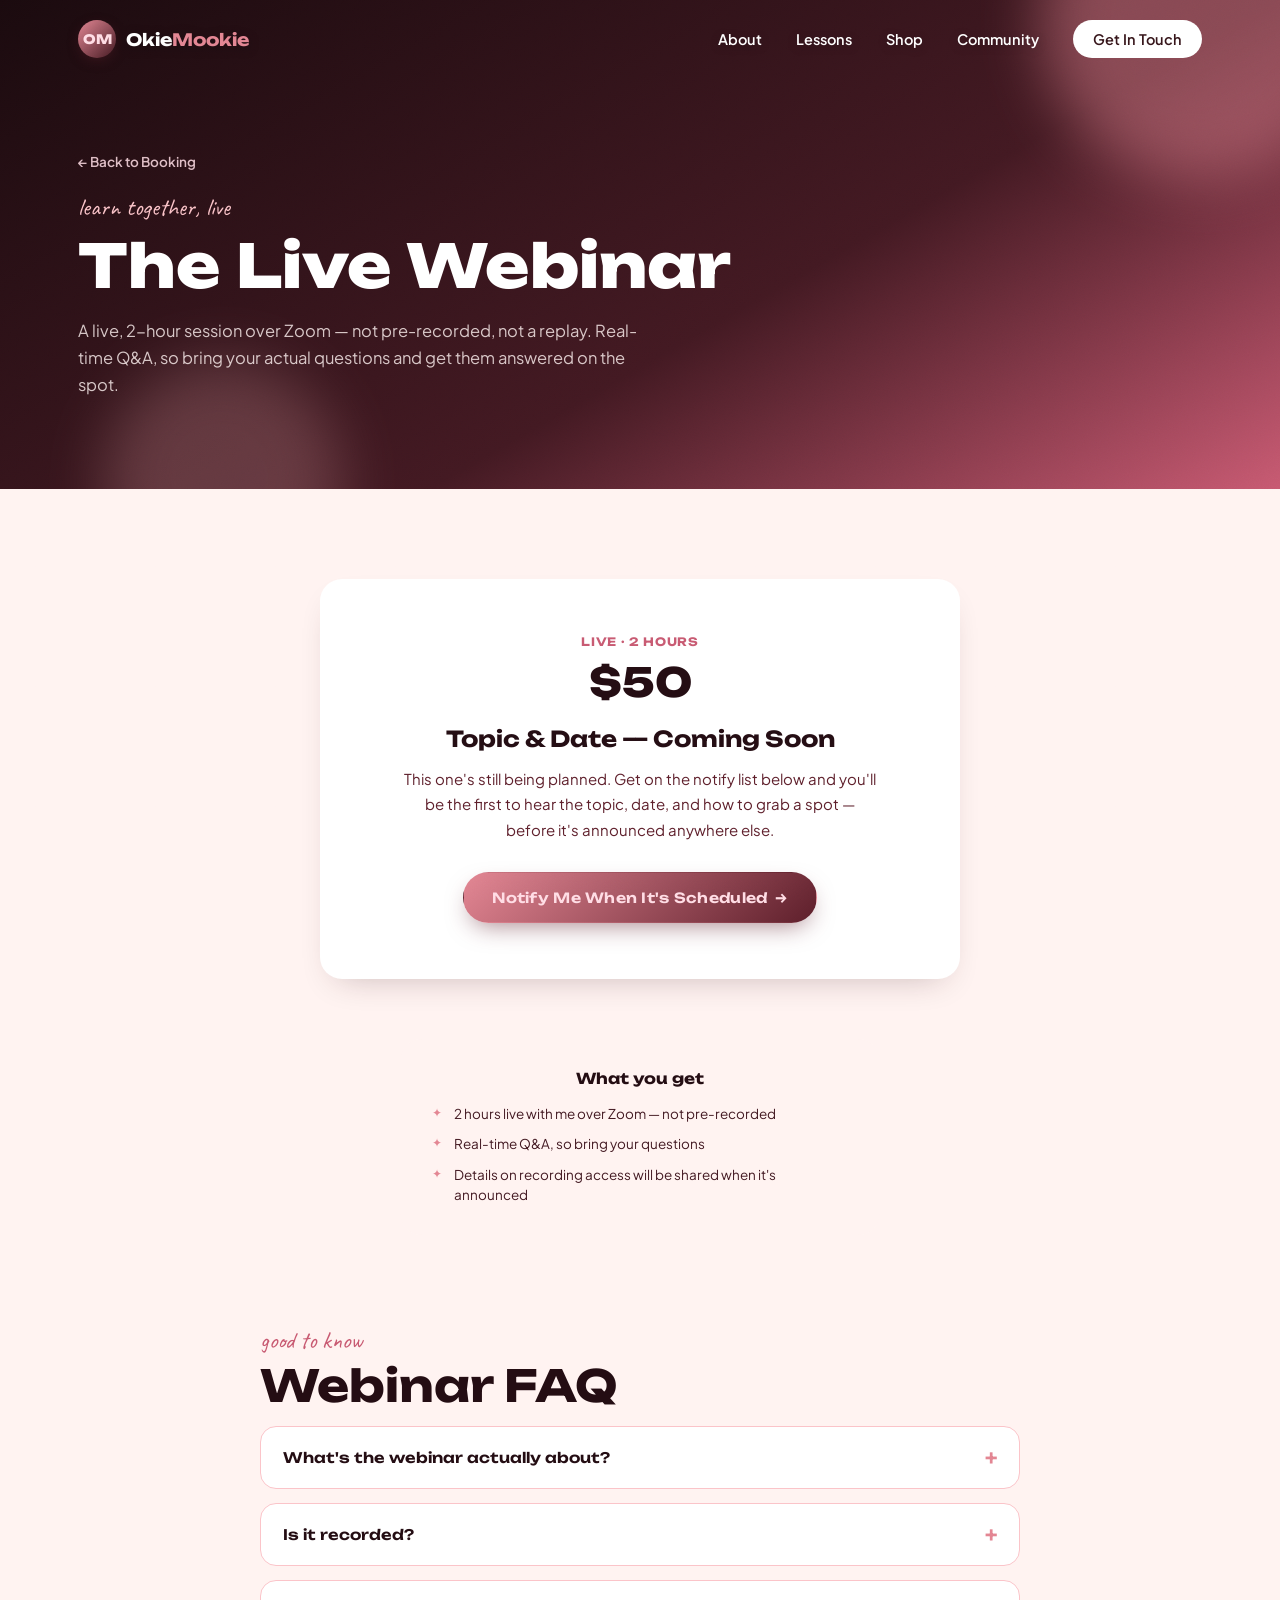
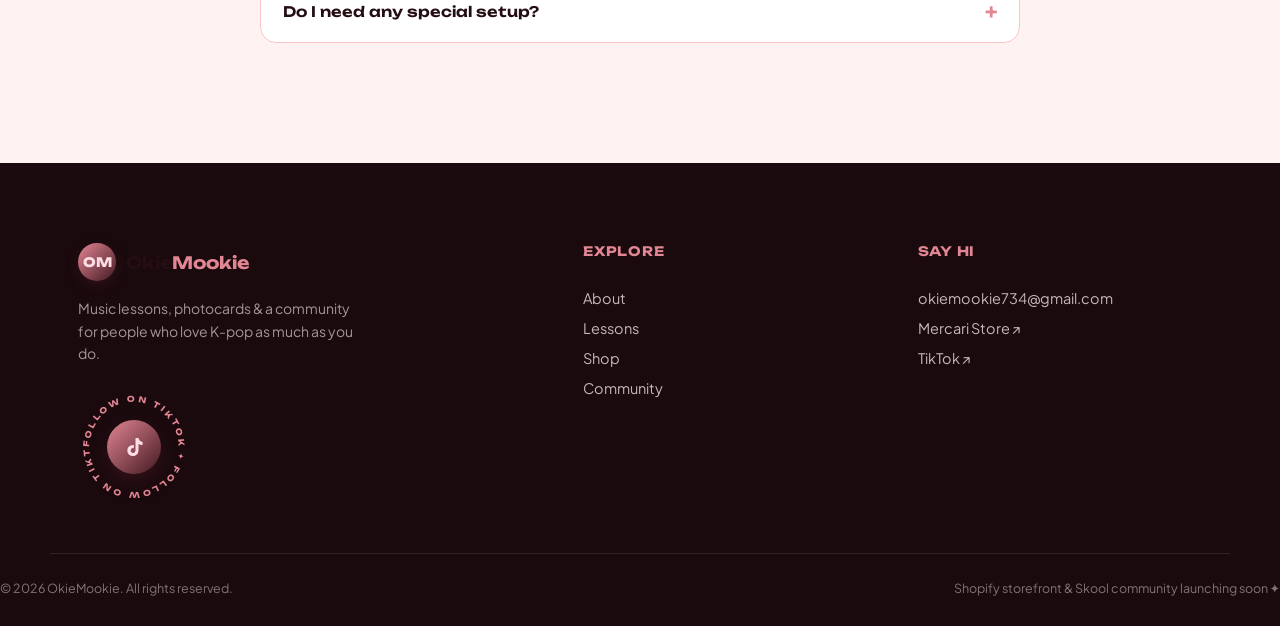
<file: webinar.html>
<!DOCTYPE html>
<html lang="en">
<head>
<meta charset="UTF-8">
<meta name="viewport" content="width=device-width, initial-scale=1.0">
<title>Live Webinar — OkieMookie</title>
<meta name="description" content="Join OkieMookie's live 2-hour webinar over Zoom — real-time Q&A, no pre-recorded content. Details announced soon.">
<link rel="icon" type="image/svg+xml" href="favicon.svg">

<link rel="preconnect" href="https://fonts.googleapis.com">
<link rel="preconnect" href="https://fonts.gstatic.com" crossorigin>
<link href="https://fonts.googleapis.com/css2?family=Caveat:wght@600;700&family=Plus+Jakarta+Sans:ital,wght@0,400;0,500;0,600;0,700;0,800;1,500&family=Unbounded:wght@500;700;800;900&display=swap" rel="stylesheet">

<link rel="stylesheet" href="css/style.css">
</head>
<body>

<div class="grain" aria-hidden="true"></div>
<div class="cursor-glow" aria-hidden="true" id="cursorGlow"></div>

<!-- ============ NAV ============ -->
<header class="nav scrolled" id="nav">
  <div class="nav-inner">
    <a href="index.html#home" class="brand">
      <span class="brand-mark">OM</span>
      <span class="brand-word">Okie<em>Mookie</em></span>
    </a>

    <nav class="nav-links" id="navLinks">
      <a href="index.html#about">About</a>
      <a href="index.html#lessons">Lessons</a>
      <a href="index.html#shop">Shop</a>
      <a href="index.html#community">Community</a>
      <a href="index.html#contact" class="nav-cta">Get In Touch</a>
    </nav>

    <button class="nav-toggle" id="navToggle" aria-label="Toggle menu" aria-expanded="false">
      <span></span><span></span><span></span>
    </button>
  </div>
</header>

<!-- ============ PAGE HEADER ============ -->
<header class="page-header">
  <div class="page-header-blob-1" aria-hidden="true"></div>
  <div class="page-header-blob-2" aria-hidden="true"></div>
  <div class="container">
    <a href="book.html" class="back-link">&larr; Back to Booking</a>
    <p class="kicker kicker-light reveal">learn together, live</p>
    <h1 class="reveal">The Live Webinar</h1>
    <p class="section-sub reveal">
      A live, 2-hour session over Zoom — not pre-recorded, not a replay.
      Real-time Q&amp;A, so bring your actual questions and get them
      answered on the spot.
    </p>
  </div>
</header>

<!-- ============ WEBINAR DETAIL ============ -->
<section class="albums-page-section">
  <div class="container">

    <div class="webinar-detail reveal">
      <span class="pricing-duration">LIVE · 2 HOURS</span>
      <div class="pricing-amount">$50</div>
      <h2 class="webinar-tba-title">Topic &amp; Date — Coming Soon</h2>
      <p class="webinar-tba-copy">
        This one's still being planned. Get on the notify list below and
        you'll be the first to hear the topic, date, and how to grab a spot
        — before it's announced anywhere else.
      </p>
      <a href="mailto:okiemookie734@gmail.com?subject=Notify%20Me%3A%20Live%20Webinar&body=Hi%20OkieMookie!%20Add%20me%20to%20the%20list%20for%20the%20live%20webinar%20%E2%80%94%20let%20me%20know%20when%20it%27s%20scheduled." class="btn btn-primary">
        Notify Me When It's Scheduled <span class="arrow">→</span>
      </a>
    </div>

    <div class="webinar-includes reveal">
      <h3>What you get</h3>
      <ul class="pricing-features">
        <li>2 hours live with me over Zoom — not pre-recorded</li>
        <li>Real-time Q&amp;A, so bring your questions</li>
        <li>Details on recording access will be shared when it's announced</li>
      </ul>
    </div>

    <!-- ============ FAQ ============ -->
    <div class="faq-section">
      <p class="kicker reveal">good to know</p>
      <h2 class="section-title reveal">Webinar FAQ</h2>

      <div class="faq-list">
        <details class="faq-item reveal">
          <summary>What's the webinar actually about?</summary>
          <p>Topic is still being finalized — get on the notify list above and it'll be one of the first things you hear about.</p>
        </details>
        <details class="faq-item reveal">
          <summary>Is it recorded?</summary>
          <p>Details on recording access will be shared once the date is announced.</p>
        </details>
        <details class="faq-item reveal">
          <summary>Do I need any special setup?</summary>
          <p>Just Zoom and a stable internet connection — no special gear required to attend.</p>
        </details>
      </div>
    </div>

  </div>
</section>

<!-- ============ FOOTER ============ -->
<footer class="footer" id="contact">
  <div class="container footer-grid">
    <div class="footer-brand">
      <a href="index.html#home" class="brand">
        <span class="brand-mark">OM</span>
        <span class="brand-word">Okie<em>Mookie</em></span>
      </a>
      <p>Music lessons, photocards &amp; a community for people who love K-pop as much as you do.</p>

      <a href="https://www.tiktok.com/@idkwhatimdoing7340" target="_blank" rel="noopener" class="tiktok-badge" aria-label="Follow OkieMookie on TikTok">
        <svg class="badge-ring" viewBox="0 0 120 120" aria-hidden="true">
          <defs>
            <path id="tiktokRingPath5" d="M60,60 m-48,0 a48,48 0 1,1 96,0 a48,48 0 1,1 -96,0" />
          </defs>
          <text font-family="'Unbounded', system-ui, sans-serif" font-size="8.6" font-weight="700" letter-spacing="2.5">
            <textPath href="#tiktokRingPath5" startOffset="0%">FOLLOW ON TIKTOK ✦ FOLLOW ON TIKTOK ✦&#160;</textPath>
          </text>
        </svg>
        <span class="badge-center">
          <svg viewBox="0 0 24 24" fill="none" xmlns="http://www.w3.org/2000/svg" aria-hidden="true">
            <path d="M16.5 3c.4 2.2 1.9 3.7 4.1 4v3.1c-1.5.1-2.9-.3-4.1-1.1v6.5a5.6 5.6 0 1 1-5.6-5.6c.3 0 .6 0 .9.1v3.2a2.4 2.4 0 1 0 1.7 2.3V3h3Z" fill="currentColor"/>
          </svg>
        </span>
        <span class="badge-pulse" aria-hidden="true"></span>
      </a>
    </div>

    <div class="footer-col">
      <h4>Explore</h4>
      <a href="index.html#about">About</a>
      <a href="index.html#lessons">Lessons</a>
      <a href="index.html#shop">Shop</a>
      <a href="index.html#community">Community</a>
    </div>

    <div class="footer-col">
      <h4>Say hi</h4>
      <a href="mailto:okiemookie734@gmail.com">okiemookie734@gmail.com</a>
      <a href="https://www.mercari.com/u/snextdoor_photocards/" target="_blank" rel="noopener">Mercari Store ↗</a>
      <a href="https://www.tiktok.com/@idkwhatimdoing7340" target="_blank" rel="noopener">TikTok ↗</a>
    </div>
  </div>
  <div class="footer-bottom">
    <span>© <span id="year"></span> OkieMookie. All rights reserved.</span>
    <span>Shopify storefront &amp; Skool community launching soon ✦</span>
  </div>
</footer>

<script src="js/main.js"></script>
</body>
</html>
</file>
<file: css/style.css>
/* ============================================================
   OkieMookie — palette sampled directly from Myvideo.mp4
   pinks/roses = background art, wine/oxblood = silhouette ink
   ============================================================ */
:root {
  --wine-950: #1a0a0e;
  --wine-900: #240d13;
  --wine-800: #36151a;
  --wine-700: #431922;
  --wine-600: #5e1f2b;
  --wine-500: #7a2c3a;
  --rose-600: #c85a72;
  --rose-500: #e38693;
  --rose-400: #eb8692;
  --pink-300: #f8b4b8;
  --pink-200: #fbc4c9;
  --pink-100: #ffdde5;
  --pink-50:  #fff3f1;
  --cream:    #fff8f6;
  --white:    #ffffff;

  --ink: var(--wine-900);
  --font-display: 'Unbounded', system-ui, sans-serif;
  --font-body: 'Plus Jakarta Sans', system-ui, sans-serif;
  --font-script: 'Caveat', cursive;

  --max-w: 1180px;
  --radius: 22px;
  --ease: cubic-bezier(.22,1,.36,1);
}

* { box-sizing: border-box; }
html { scroll-behavior: smooth; }

body {
  margin: 0;
  font-family: var(--font-body);
  background: var(--cream);
  color: var(--wine-900);
  -webkit-font-smoothing: antialiased;
  overflow-x: hidden;
}

img { max-width: 100%; display: block; }

a { color: inherit; text-decoration: none; }

::selection { background: var(--wine-800); color: var(--pink-100); }

.container {
  max-width: var(--max-w);
  margin: 0 auto;
  padding: 0 28px;
}

/* ---------- grain overlay ---------- */
.grain {
  position: fixed;
  inset: 0;
  z-index: 999;
  pointer-events: none;
  opacity: .045;
  mix-blend-mode: overlay;
  background-image: url("data:image/svg+xml,%3Csvg xmlns='http://www.w3.org/2000/svg' width='120' height='120'%3E%3Cfilter id='n'%3E%3CfeTurbulence type='fractalNoise' baseFrequency='0.85' numOctaves='2' stitchTiles='stitch'/%3E%3C/filter%3E%3Crect width='100%25' height='100%25' filter='url(%23n)'/%3E%3C/svg%3E");
}

.cursor-glow {
  position: fixed;
  top: 0; left: 0;
  width: 420px; height: 420px;
  margin-left: -210px; margin-top: -210px;
  border-radius: 50%;
  pointer-events: none;
  z-index: 1;
  background: radial-gradient(circle, rgba(227,134,147,.10), transparent 70%);
  transform: translate(-500px,-500px);
  transition: transform .15s linear;
  display: none;
}
@media (min-width: 900px) { .cursor-glow { display: block; } }

/* ---------- buttons ---------- */
.btn {
  display: inline-flex;
  align-items: center;
  gap: 8px;
  font-family: var(--font-display);
  font-size: 14px;
  font-weight: 600;
  letter-spacing: .02em;
  padding: 16px 28px;
  border-radius: 999px;
  border: 1.5px solid transparent;
  cursor: pointer;
  transition: transform .35s var(--ease), box-shadow .35s var(--ease), background .35s, color .35s, border-color .35s;
  white-space: nowrap;
}
.btn:hover { transform: translateY(-3px); }
.btn-primary {
  background: linear-gradient(135deg, var(--rose-500), var(--wine-600));
  color: var(--pink-100);
  box-shadow: 0 10px 24px -8px rgba(94,31,43,.55);
}
.btn-primary:hover { box-shadow: 0 16px 30px -8px rgba(94,31,43,.7); }
.btn-ghost {
  background: rgba(255,255,255,.08);
  color: var(--white);
  border-color: rgba(255,255,255,.55);
  backdrop-filter: blur(6px);
}
.btn-ghost:hover { background: rgba(255,255,255,.18); border-color: #fff; }
.btn-block { width: 100%; justify-content: center; }
.arrow { display: inline-block; transition: transform .3s var(--ease); }
.btn:hover .arrow { transform: translate(3px,-3px); }

/* ---------- reveal-on-scroll ---------- */
.reveal { opacity: 0; transform: translateY(28px); transition: opacity .8s var(--ease), transform .8s var(--ease); }
.reveal.in { opacity: 1; transform: translateY(0); }

/* ================= NAV ================= */
.nav {
  position: fixed;
  top: 0; left: 0; right: 0;
  z-index: 100;
  padding: 20px 0;
  transition: padding .35s var(--ease), background .35s var(--ease), box-shadow .35s var(--ease);
}
.nav.scrolled {
  padding: 12px 0;
  background: rgba(255,248,246,.75);
  backdrop-filter: blur(14px) saturate(140%);
  box-shadow: 0 8px 30px -12px rgba(54,21,26,.25);
}
.nav-inner {
  max-width: var(--max-w);
  margin: 0 auto;
  padding: 0 28px;
  display: flex;
  align-items: center;
  justify-content: space-between;
}
.brand { display: flex; align-items: center; gap: 10px; }
.brand-mark {
  width: 38px; height: 38px;
  border-radius: 50%;
  display: grid; place-items: center;
  font-family: var(--font-display);
  font-weight: 800;
  font-size: 13px;
  color: var(--pink-100);
  background: linear-gradient(135deg, var(--rose-500), var(--wine-700));
  box-shadow: 0 4px 14px -4px rgba(94,31,43,.6);
}
.brand-word {
  font-family: var(--font-display);
  font-weight: 700;
  font-size: 17px;
  color: var(--wine-900);
  transition: color .3s;
}
.hero .brand-word, .nav:not(.scrolled) .brand-word { color: var(--white); text-shadow: 0 2px 12px rgba(0,0,0,.25); }
.nav.scrolled .brand-word { color: var(--wine-900); text-shadow: none; }
.brand-word em { font-style: normal; color: var(--rose-500); }
.nav.scrolled .brand-word em { color: var(--wine-600); }

.nav-links { display: flex; align-items: center; gap: 34px; }
.nav-links a {
  font-size: 14.5px;
  font-weight: 600;
  color: var(--white);
  text-shadow: 0 2px 10px rgba(0,0,0,.25);
  position: relative;
  transition: color .3s;
}
.nav.scrolled .nav-links a { color: var(--wine-800); text-shadow: none; }
.nav-links a:not(.nav-cta)::after {
  content: '';
  position: absolute; left: 0; bottom: -6px;
  width: 0; height: 2px;
  background: currentColor;
  transition: width .3s var(--ease);
}
.nav-links a:not(.nav-cta):hover::after { width: 100%; }
.nav-cta {
  padding: 10px 20px;
  border-radius: 999px;
  background: var(--white);
  color: var(--wine-800) !important;
  text-shadow: none !important;
  font-weight: 700;
}
.nav.scrolled .nav-cta { background: linear-gradient(135deg, var(--rose-500), var(--wine-600)); color: var(--pink-100) !important; }

.nav-toggle {
  display: none;
  flex-direction: column;
  gap: 5px;
  background: none; border: none; cursor: pointer; padding: 8px;
}
.nav-toggle span { width: 24px; height: 2px; background: var(--white); border-radius: 2px; transition: all .3s; }
.nav.scrolled .nav-toggle span { background: var(--wine-800); }

@media (max-width: 860px) {
  .nav-toggle { display: flex; }
  .nav-links {
    position: fixed;
    top: 0; right: 0;
    height: 100vh; width: min(78vw, 320px);
    background: linear-gradient(180deg, var(--wine-900), var(--wine-800));
    flex-direction: column;
    justify-content: center;
    align-items: flex-start;
    padding: 40px;
    gap: 26px;
    transform: translateX(100%);
    transition: transform .45s var(--ease);
  }
  .nav-links.open { transform: translateX(0); }
  .nav-links a, .nav.scrolled .nav-links a { color: var(--pink-100); text-shadow: none; font-size: 20px; }
  .nav-cta, .nav.scrolled .nav-cta { background: var(--rose-500); color: var(--wine-900) !important; }
}

/* ================= HERO ================= */
.hero {
  position: relative;
  min-height: 100svh;
  display: flex;
  flex-direction: column;
  align-items: center;
  justify-content: center;
  overflow: hidden;
  background: var(--wine-900);
}
.hero-media { position: absolute; inset: 0; z-index: 0; }
.hero-video {
  width: 100%; height: 100%;
  object-fit: cover;
  object-position: center 30%;
  filter: saturate(1.15) contrast(1.05);
}
.hero-scrim {
  position: absolute; inset: 0;
  background:
    linear-gradient(0deg, var(--wine-950) 0%, rgba(36,13,19,.35) 38%, rgba(36,13,19,.15) 60%, rgba(36,13,19,.45) 100%);
}
.hero-scrim-left {
  position: absolute; inset: 0;
  background: linear-gradient(100deg, rgba(36,13,19,.72) 0%, rgba(36,13,19,.35) 32%, transparent 62%);
}

.hero-particles { position: absolute; inset: 0; z-index: 1; pointer-events: none; overflow: hidden; }
.note {
  position: absolute;
  bottom: -10%;
  color: rgba(255,221,229,.55);
  font-size: 20px;
  animation: float-up linear infinite;
  filter: drop-shadow(0 0 6px rgba(255,221,229,.4));
}
@keyframes float-up {
  0% { transform: translateY(0) translateX(0) rotate(0deg); opacity: 0; }
  10% { opacity: 1; }
  90% { opacity: .8; }
  100% { transform: translateY(-110vh) translateX(var(--drift,30px)) rotate(25deg); opacity: 0; }
}

.hero-content {
  position: relative;
  z-index: 2;
  max-width: 720px;
  padding: 140px 28px 90px;
  text-align: left;
  width: 100%;
  margin: 0 auto;
}
.eyebrow {
  font-family: var(--font-script);
  font-size: 22px;
  color: var(--pink-200);
  margin: 0 0 6px;
}
.hero-title {
  font-family: var(--font-display);
  font-weight: 800;
  font-size: clamp(46px, 9vw, 92px);
  line-height: .98;
  margin: 0;
  color: var(--white);
  text-shadow: 0 10px 40px rgba(0,0,0,.35);
}
.hero-title-accent {
  background: linear-gradient(100deg, var(--pink-200), var(--rose-500) 55%, var(--pink-100));
  -webkit-background-clip: text;
  background-clip: text;
  color: transparent;
}
.hero-tagline {
  font-family: var(--font-display);
  font-weight: 500;
  font-size: clamp(16px, 2.6vw, 22px);
  color: var(--pink-100);
  margin: 14px 0 18px;
  letter-spacing: .04em;
  text-transform: uppercase;
}
.hero-sub {
  font-size: 17px;
  line-height: 1.6;
  color: rgba(255,243,241,.88);
  max-width: 480px;
  margin: 0 0 34px;
}
.hero-actions { display: flex; flex-wrap: wrap; gap: 16px; }

.sound-toggle {
  position: absolute;
  right: 24px;
  bottom: 28px;
  z-index: 3;
  display: flex;
  align-items: center;
  gap: 8px;
  padding: 10px 16px 10px 12px;
  border-radius: 999px;
  border: 1px solid rgba(255,255,255,.35);
  background: rgba(36,13,19,.35);
  backdrop-filter: blur(8px);
  color: var(--pink-100);
  cursor: pointer;
  font-family: var(--font-body);
  font-size: 12.5px;
  font-weight: 600;
  transition: background .3s, border-color .3s;
}
.sound-toggle:hover { background: rgba(36,13,19,.55); border-color: #fff; }
.sound-toggle svg { width: 18px; height: 18px; }

.hero-credit {
  position: absolute;
  left: 24px;
  bottom: 28px;
  z-index: 3;
  margin: 0;
  padding: 10px 16px;
  border-radius: 999px;
  border: 1px solid rgba(255,255,255,.35);
  background: rgba(36,13,19,.35);
  backdrop-filter: blur(8px);
  color: var(--pink-100);
  font-size: 11.5px;
  font-weight: 600;
  letter-spacing: .03em;
  text-transform: uppercase;
  white-space: nowrap;
}
.hero-credit span {
  display: inline-block;
  opacity: 1;
  transition: opacity .35s ease;
}
.hero-credit span.swapping { opacity: 0; }

.scroll-cue {
  position: absolute;
  bottom: 28px; left: 50%;
  transform: translateX(-50%);
  z-index: 3;
  width: 26px; height: 42px;
  border: 2px solid rgba(255,255,255,.6);
  border-radius: 20px;
  display: none;
}
.scroll-cue span {
  position: absolute;
  top: 7px; left: 50%;
  width: 4px; height: 4px;
  margin-left: -2px;
  border-radius: 50%;
  background: #fff;
  animation: cue 1.6s ease-in-out infinite;
}
@keyframes cue { 0%{ transform: translateY(0); opacity: 1;} 70%{ opacity: 0;} 100%{ transform: translateY(14px); opacity: 0;} }
@media (min-width: 640px) { .scroll-cue { display: block; } }

@media (max-width: 640px) {
  .hero-content { text-align: left; padding-top: 120px; }
  .sound-toggle span#soundLabel { display: none; }
  .hero-credit {
    bottom: 80px;
    left: 24px;
    right: 24px;
    white-space: normal;
    max-width: none;
    font-size: 10.5px;
  }
}

/* ================= MARQUEE ================= */
.marquee {
  background: var(--wine-800);
  overflow: hidden;
  white-space: nowrap;
  padding: 14px 0;
  border-top: 1px solid var(--wine-600);
  border-bottom: 1px solid var(--wine-600);
}
.marquee-track {
  display: inline-flex;
  align-items: center;
  gap: 22px;
  animation: scroll-left 26s linear infinite;
}
.marquee-track span {
  font-family: var(--font-display);
  font-weight: 600;
  font-size: 14px;
  letter-spacing: .08em;
  color: var(--pink-200);
}
.marquee-track .dot { color: var(--rose-500); font-size: 12px; }
@keyframes scroll-left {
  from { transform: translateX(0); }
  to { transform: translateX(-50%); }
}

/* ================= SECTION SHARED ================= */
.kicker {
  font-family: var(--font-script);
  font-size: 24px;
  color: var(--rose-600);
  margin: 0 0 6px;
}
.kicker-light { color: var(--pink-200); }
.section-title {
  font-family: var(--font-display);
  font-weight: 700;
  font-size: clamp(28px, 4.4vw, 44px);
  line-height: 1.12;
  margin: 0 0 16px;
  max-width: 720px;
}
.section-sub {
  font-size: 16.5px;
  line-height: 1.65;
  color: var(--wine-700);
  max-width: 560px;
  margin: 0 0 44px;
}

/* ================= ABOUT ================= */
.about { padding: 120px 0; background: var(--cream); position: relative; }
.about-grid {
  display: grid;
  grid-template-columns: 1fr 1fr;
  gap: 64px;
  align-items: center;
}
.about-visual { position: relative; }
.about-frame {
  position: relative;
  border-radius: var(--radius);
  overflow: hidden;
  box-shadow: 0 30px 60px -20px rgba(54,21,26,.35);
  transform: rotate(-2.5deg);
  border: 6px solid var(--white);
}
.about-frame img { width: 100%; height: 100%; object-fit: cover; }
.about-blob {
  position: absolute;
  width: 240px; height: 240px;
  background: radial-gradient(circle, var(--pink-300), transparent 70%);
  filter: blur(10px);
  bottom: -60px; left: -60px;
  z-index: -1;
  border-radius: 50%;
  opacity: .8;
}
.tape {
  position: absolute;
  top: 18px; right: -14px;
  background: var(--pink-100);
  color: var(--wine-800);
  font-family: var(--font-script);
  font-size: 20px;
  padding: 6px 18px;
  transform: rotate(6deg);
  box-shadow: 0 6px 16px rgba(54,21,26,.25);
}
.about-copy h2 { color: var(--wine-900); }
.about-copy p { font-size: 16px; line-height: 1.7; color: var(--wine-700); margin: 0 0 16px; }
.stat-row { display: flex; gap: 30px; margin-top: 30px; flex-wrap: wrap; }
.stat { display: flex; flex-direction: column; }
.stat-num { font-family: var(--font-display); font-weight: 800; font-size: 22px; color: var(--rose-600); }
.stat-label { font-size: 12.5px; color: var(--wine-600); text-transform: uppercase; letter-spacing: .04em; margin-top: 2px; }

@media (max-width: 860px) {
  .about-grid { grid-template-columns: 1fr; gap: 60px; }
  .about-frame { transform: none; }
}

/* ================= LESSONS ================= */
.lessons {
  padding: 120px 0;
  background: linear-gradient(180deg, var(--wine-900), var(--wine-950));
  color: var(--pink-50);
  position: relative;
}
.lessons .section-title, .lessons h3 { color: var(--white); }
.lessons .section-sub { color: rgba(255,243,241,.75); }
.lesson-grid {
  display: grid;
  grid-template-columns: repeat(4, 1fr);
  gap: 20px;
  margin-bottom: 50px;
}
.lesson-card {
  background: rgba(255,255,255,.05);
  border: 1px solid rgba(255,255,255,.1);
  border-radius: var(--radius);
  padding: 30px 24px;
  transition: transform .4s var(--ease), background .4s, border-color .4s;
}
.lesson-card:hover { transform: translateY(-8px); background: rgba(255,255,255,.09); border-color: rgba(255,255,255,.22); }
.lesson-num {
  font-family: var(--font-display);
  font-weight: 800;
  font-size: 13px;
  color: var(--rose-500);
  background: rgba(227,134,147,.15);
  padding: 4px 10px;
  border-radius: 999px;
}
.lesson-card h3 { font-family: var(--font-display); font-size: 18px; margin: 18px 0 10px; }
.lesson-card p { font-size: 14.5px; line-height: 1.6; color: rgba(255,243,241,.7); margin: 0; }

.lesson-cta {
  display: flex; align-items: center; justify-content: space-between; gap: 24px; flex-wrap: wrap;
  border-top: 1px solid rgba(255,255,255,.14);
  padding-top: 36px;
}
.lesson-cta p { max-width: 420px; font-size: 15px; color: rgba(255,243,241,.75); margin: 0; }

@media (max-width: 980px) { .lesson-grid { grid-template-columns: 1fr 1fr; } }
@media (max-width: 560px) { .lesson-grid { grid-template-columns: 1fr; } }

/* ================= SHOP ================= */
.shop { padding: 120px 0; background: var(--pink-50); }
.shop-head { display: flex; justify-content: space-between; align-items: flex-start; gap: 30px; flex-wrap: wrap; }
.badge {
  display: inline-flex;
  align-items: center;
  gap: 8px;
  background: var(--white);
  border: 1px solid var(--pink-300);
  color: var(--wine-700);
  font-size: 13px;
  font-weight: 700;
  padding: 10px 18px;
  border-radius: 999px;
  white-space: nowrap;
  box-shadow: 0 6px 18px -8px rgba(94,31,43,.25);
}

.shop-grid {
  display: grid;
  grid-template-columns: repeat(3, 1fr);
  gap: 22px;
  margin: 50px 0;
}
.shop-card {
  background: var(--white);
  border-radius: var(--radius);
  overflow: hidden;
  box-shadow: 0 14px 34px -18px rgba(54,21,26,.3);
  transition: transform .4s var(--ease), box-shadow .4s var(--ease);
}
.shop-card:hover { transform: translateY(-8px) rotate(-.6deg); box-shadow: 0 22px 40px -16px rgba(54,21,26,.4); }
.shop-card h3 { font-family: var(--font-display); font-size: 15.5px; margin: 18px 18px 6px; color: var(--wine-900); }
.shop-card p { font-size: 13.5px; line-height: 1.55; color: var(--wine-600); margin: 0 18px 20px; }

.shop-card-link { display: block; cursor: pointer; }
.shop-card-cta {
  display: flex;
  align-items: center;
  gap: 6px;
  margin: -8px 18px 20px;
  font-family: var(--font-display);
  font-size: 12px;
  font-weight: 600;
  color: var(--rose-600);
}
.shop-card-link .shop-card-cta .arrow { transition: transform .3s var(--ease); }
.shop-card-link:hover .shop-card-cta .arrow { transform: translateX(4px); }
.shop-card-art {
  height: 150px;
  position: relative;
  overflow: hidden;
}
.shop-card-art::before {
  content: '';
  position: absolute; inset: -20%;
  background: repeating-linear-gradient(135deg, rgba(255,255,255,.35) 0 2px, transparent 2px 14px);
  animation: shimmer 5s linear infinite;
}
@keyframes shimmer { to { transform: translate(10%, 10%); } }
.shop-art-photo { padding: 0; }
.shop-art-photo::before { display: none; }
.shop-art-photo img {
  position: absolute;
  inset: 0;
  width: 100%;
  height: 100%;
  object-fit: cover;
  object-position: 35% 45%;
}
.shop-art-soon {
  position: absolute;
  inset: 0;
  z-index: 2;
  display: flex;
  align-items: center;
  justify-content: center;
  background: rgba(36,13,19,.45);
  backdrop-filter: blur(1.5px);
  color: var(--pink-100);
  font-family: var(--font-display);
  font-weight: 700;
  font-size: 13px;
  letter-spacing: .06em;
  text-transform: uppercase;
  text-align: center;
}
.shop-art-photo-portrait img { object-position: center 22%; }
.shop-art-1 { background: linear-gradient(135deg, var(--rose-500), var(--pink-300)); }
.shop-art-2 { background: linear-gradient(135deg, var(--wine-600), var(--rose-600)); }
.shop-art-3 { background: linear-gradient(135deg, var(--pink-300), var(--pink-100)); }
.shop-art-4 { background: linear-gradient(135deg, var(--wine-700), var(--wine-500)); }

.shop-cta {
  display: flex; align-items: center; gap: 18px; flex-wrap: wrap;
  padding-top: 10px;
}
.shop-cta-note { font-size: 13.5px; color: var(--wine-600); }

@media (max-width: 980px) { .shop-grid { grid-template-columns: 1fr 1fr; } }
@media (max-width: 560px) { .shop-grid { grid-template-columns: 1fr; } }

/* ================= COMMUNITY ================= */
.community {
  padding: 120px 0;
  background: var(--white);
}
.community-grid {
  display: grid;
  grid-template-columns: 1.2fr 1fr;
  gap: 60px;
  align-items: center;
}
.community-list { list-style: none; padding: 0; margin: 0; display: grid; gap: 16px; }
.community-list li { display: flex; align-items: center; gap: 12px; font-size: 15.5px; color: var(--wine-800); font-weight: 600; }
.community-list li span { font-size: 20px; }

.community-card {
  position: relative;
  background: linear-gradient(160deg, var(--wine-800), var(--wine-950));
  border-radius: 28px;
  padding: 44px 36px;
  color: var(--pink-50);
  text-align: center;
  overflow: hidden;
}
.community-card-glow {
  position: absolute;
  width: 260px; height: 260px;
  background: radial-gradient(circle, rgba(227,134,147,.4), transparent 70%);
  top: -80px; right: -80px;
}
.community-card h3 { font-family: var(--font-display); font-size: 22px; margin: 0 0 10px; }
.community-card p { font-size: 14.5px; color: rgba(255,243,241,.75); margin: 0 0 26px; }
.community-fineprint { margin: 16px 0 0; font-size: 12px; color: rgba(255,243,241,.5) !important; }

@media (max-width: 860px) { .community-grid { grid-template-columns: 1fr; gap: 50px; } }

/* ================= PAGE HEADER (subpages) ================= */
.page-header {
  position: relative;
  padding: 150px 0 90px;
  background: linear-gradient(150deg, var(--wine-950), var(--wine-700) 60%, var(--rose-600));
  color: var(--white);
  overflow: hidden;
}
.page-header-blob-1, .page-header-blob-2 {
  position: absolute;
  border-radius: 50%;
  filter: blur(30px);
  z-index: 0;
}
.page-header-blob-1 { width: 320px; height: 320px; background: var(--rose-500); opacity: .45; top: -140px; right: -80px; }
.page-header-blob-2 { width: 240px; height: 240px; background: var(--pink-300); opacity: .22; bottom: -110px; left: 8%; }
.page-header .container { position: relative; z-index: 1; }
.back-link {
  display: inline-flex;
  align-items: center;
  gap: 6px;
  font-size: 13.5px;
  font-weight: 600;
  color: var(--pink-100);
  margin-bottom: 22px;
  opacity: .85;
  transition: opacity .3s, transform .3s var(--ease);
}
.back-link:hover { opacity: 1; transform: translateX(-3px); }
.page-header h1 {
  font-family: var(--font-display);
  font-weight: 800;
  font-size: clamp(38px, 6vw, 60px);
  margin: 0 0 14px;
}
.page-header .section-sub { color: rgba(255,243,241,.8); margin-bottom: 0; max-width: 560px; }

/* ================= ALBUMS GRID ================= */
.albums-page-section { padding: 90px 0 120px; background: var(--pink-50); }
.album-grid {
  display: grid;
  grid-template-columns: repeat(auto-fit, minmax(240px, 320px));
  justify-content: center;
  gap: 26px;
  margin: 10px 0 56px;
}
.album-card {
  background: var(--white);
  border-radius: var(--radius);
  overflow: hidden;
  box-shadow: 0 14px 34px -18px rgba(54,21,26,.3);
  transition: transform .4s var(--ease), box-shadow .4s var(--ease);
}
.album-card:hover { transform: translateY(-8px) rotate(-.5deg); box-shadow: 0 22px 40px -16px rgba(54,21,26,.4); }
.album-art {
  position: relative;
  aspect-ratio: 1 / 1;
  display: grid;
  place-items: center;
  overflow: hidden;
}
.album-art::before {
  content: '';
  position: absolute; inset: -20%;
  background: repeating-linear-gradient(135deg, rgba(255,255,255,.35) 0 2px, transparent 2px 14px);
  animation: shimmer 5s linear infinite;
}
.album-art svg { width: 44%; height: 44%; position: relative; z-index: 1; }
.album-art-photo::before { display: none; }
.album-art-photo img {
  position: absolute;
  inset: 0;
  width: 100%;
  height: 100%;
  object-fit: cover;
}
.album-card-link { display: block; cursor: pointer; }

/* ---- Sold out state ---- */
.album-card.is-sold-out { cursor: default; }
.album-card.is-sold-out:hover { transform: none; box-shadow: 0 14px 34px -18px rgba(54,21,26,.3); }
.album-card.is-sold-out .album-art img { filter: grayscale(30%) brightness(.88); }
.album-card.is-sold-out .album-tag { opacity: 0; }
.album-card.is-sold-out h3 { color: var(--wine-600); }
.album-card.is-sold-out .shop-card-cta { color: var(--wine-600); }
.sold-out-stamp {
  position: absolute;
  top: 50%;
  left: 50%;
  z-index: 3;
  transform: translate(-50%, -50%) rotate(-9deg);
  padding: 8px 22px;
  border: 3px solid var(--pink-100);
  border-radius: 8px;
  color: var(--pink-100);
  font-family: var(--font-display);
  font-weight: 800;
  font-size: 19px;
  letter-spacing: .07em;
  text-transform: uppercase;
  background: rgba(26,10,14,.4);
  backdrop-filter: blur(1px);
  white-space: nowrap;
}
.album-art-1 { background: linear-gradient(135deg, var(--rose-500), var(--pink-300)); }
.album-art-2 { background: linear-gradient(135deg, var(--wine-600), var(--rose-600)); }
.album-art-3 { background: linear-gradient(135deg, var(--pink-300), var(--pink-100)); }
.album-art-4 { background: linear-gradient(135deg, var(--wine-700), var(--wine-500)); }
.album-art-5 { background: linear-gradient(135deg, var(--rose-600), var(--wine-800)); }
.album-art-6 { background: linear-gradient(135deg, var(--pink-200), var(--rose-500)); }
.album-tag {
  position: absolute;
  top: 12px; left: 12px;
  z-index: 2;
  background: rgba(255,255,255,.85);
  color: var(--wine-800);
  font-size: 10.5px;
  font-weight: 700;
  letter-spacing: .03em;
  text-transform: uppercase;
  padding: 5px 10px;
  border-radius: 999px;
}
.album-card h3 { font-family: var(--font-display); font-size: 15.5px; margin: 18px 18px 4px; color: var(--wine-900); }
.album-card p { font-size: 13px; line-height: 1.5; color: var(--wine-600); margin: 0 18px 20px; }

/* ================= BOOKING PAGE ================= */
.booking-layout {
  display: grid;
  grid-template-columns: 1.6fr 1fr;
  gap: 32px;
  align-items: start;
}
.booking-embed-placeholder {
  border: 2px dashed var(--pink-300);
  border-radius: var(--radius);
  background: var(--white);
  padding: 64px 36px;
  text-align: center;
  display: flex;
  flex-direction: column;
  align-items: center;
  gap: 12px;
}
.booking-placeholder-icon {
  width: 60px;
  height: 60px;
  border-radius: 50%;
  display: grid;
  place-items: center;
  background: linear-gradient(135deg, var(--rose-500), var(--wine-700));
  color: var(--pink-100);
  margin-bottom: 6px;
}
.booking-placeholder-icon svg { width: 28px; height: 28px; }
.booking-embed-placeholder h3 {
  font-family: var(--font-display);
  font-size: 19px;
  color: var(--wine-900);
  margin: 0;
}
.booking-embed-placeholder p {
  font-size: 14.5px;
  color: var(--wine-600);
  max-width: 380px;
  margin: 0 0 6px;
  line-height: 1.6;
}
.booking-side {
  background: var(--pink-50);
  border-radius: var(--radius);
  padding: 32px 28px;
}
.booking-side h4 {
  font-family: var(--font-display);
  font-size: 15.5px;
  color: var(--wine-900);
  margin: 0 0 18px;
}
.booking-side-list { list-style: none; padding: 0; margin: 0 0 22px; display: grid; gap: 14px; }
.booking-side-list li { display: flex; align-items: center; gap: 10px; font-size: 14.5px; font-weight: 600; color: var(--wine-800); }
.booking-side-list li span { font-size: 18px; }
.booking-side-note { font-size: 13px; color: var(--wine-600); line-height: 1.6; margin: 0; }

@media (max-width: 860px) { .booking-layout { grid-template-columns: 1fr; } }

/* ================= PRICING CARDS ================= */
.pricing-grid {
  display: grid;
  grid-template-columns: repeat(auto-fit, minmax(280px, 420px));
  justify-content: center;
  gap: 26px;
  margin-bottom: 36px;
  align-items: stretch;
}
.pricing-card {
  display: flex;
  flex-direction: column;
  background: var(--white);
  border-radius: var(--radius);
  padding: 34px 28px;
  box-shadow: 0 14px 34px -18px rgba(54,21,26,.3);
  border: 1px solid transparent;
  transition: transform .4s var(--ease), box-shadow .4s var(--ease);
}
.pricing-card:hover { transform: translateY(-6px); box-shadow: 0 22px 40px -16px rgba(54,21,26,.4); }
.pricing-card-featured {
  border-color: var(--rose-500);
  background: linear-gradient(180deg, var(--pink-50), var(--white) 40%);
  position: relative;
}
.pricing-featured-tag {
  position: absolute;
  top: -13px;
  left: 28px;
  background: linear-gradient(135deg, var(--rose-500), var(--wine-600));
  color: var(--pink-100);
  font-family: var(--font-display);
  font-size: 11px;
  font-weight: 700;
  letter-spacing: .04em;
  text-transform: uppercase;
  padding: 6px 14px;
  border-radius: 999px;
  box-shadow: 0 6px 14px -4px rgba(94,31,43,.5);
}
.pricing-duration {
  font-family: var(--font-display);
  font-size: 11.5px;
  font-weight: 700;
  letter-spacing: .06em;
  color: var(--rose-600);
}
.pricing-amount {
  font-family: var(--font-display);
  font-weight: 800;
  font-size: 40px;
  color: var(--wine-900);
  margin: 6px 0 12px;
}
.pricing-card h3 { font-family: var(--font-display); font-size: 18px; margin: 0 0 10px; color: var(--wine-900); }
.pricing-best-for {
  font-size: 13.5px;
  line-height: 1.55;
  color: var(--wine-600);
  margin: 0 0 18px;
}
.pricing-tba { font-style: italic; }
.pricing-features {
  list-style: none;
  padding: 0;
  margin: 0 0 26px;
  display: grid;
  gap: 10px;
  flex-grow: 1;
}
.pricing-features li {
  position: relative;
  padding-left: 22px;
  font-size: 13.5px;
  line-height: 1.5;
  color: var(--wine-700);
}
.pricing-features li::before {
  content: '✦';
  position: absolute;
  left: 0;
  top: 0;
  color: var(--rose-500);
  font-size: 12px;
}
.pricing-footnote {
  font-size: 12px;
  color: var(--wine-600);
  text-align: center;
  margin: 12px 0 0;
}

/* ================= WEBINAR DETAIL PAGE ================= */
.webinar-detail {
  text-align: center;
  max-width: 640px;
  margin: 0 auto 60px;
  background: var(--white);
  border-radius: var(--radius);
  padding: 56px 44px;
  box-shadow: 0 14px 34px -18px rgba(54,21,26,.3);
}
.webinar-detail .pricing-duration { display: block; }
.webinar-detail .pricing-amount { margin: 8px auto 18px; }
.webinar-tba-title { font-family: var(--font-display); font-size: 22px; color: var(--wine-900); margin: 0 0 14px; }
.webinar-tba-copy { font-size: 15px; line-height: 1.7; color: var(--wine-600); max-width: 480px; margin: 0 auto 30px; }

.webinar-includes {
  max-width: 480px;
  margin: 0 auto 90px;
  background: var(--pink-50);
  border-radius: var(--radius);
  padding: 30px 32px;
}
.webinar-includes h3 { font-family: var(--font-display); font-size: 15px; color: var(--wine-900); margin: 0 0 16px; text-align: center; }
.webinar-includes .pricing-features { margin: 0; }

@media (max-width: 640px) {
  .webinar-detail { padding: 40px 26px; }
}

/* ================= WEBINAR BANNER ================= */
.webinar-banner {
  display: flex;
  align-items: center;
  justify-content: space-between;
  gap: 24px;
  background: linear-gradient(120deg, var(--wine-800), var(--wine-950));
  border-radius: var(--radius);
  padding: 30px 36px;
  margin-bottom: 90px;
  box-shadow: 0 16px 36px -18px rgba(26,10,14,.6);
  transition: transform .35s var(--ease), box-shadow .35s var(--ease);
}
.webinar-banner:hover { transform: translateY(-4px); box-shadow: 0 22px 42px -16px rgba(26,10,14,.7); }
.webinar-banner-text .pricing-duration { color: var(--rose-400); }
.webinar-banner-text h3 {
  font-family: var(--font-display);
  font-size: 18px;
  color: var(--white);
  margin: 8px 0 6px;
}
.webinar-banner-text p { font-size: 13.5px; color: rgba(255,243,241,.75); margin: 0; }
.webinar-banner-cta {
  display: flex;
  align-items: center;
  gap: 8px;
  flex-shrink: 0;
  font-family: var(--font-display);
  font-weight: 700;
  font-size: 14px;
  color: var(--pink-100);
  white-space: nowrap;
}
.webinar-banner-cta .arrow { transition: transform .3s var(--ease); }
.webinar-banner:hover .webinar-banner-cta .arrow { transform: translateX(4px); }

@media (max-width: 640px) {
  .webinar-banner { flex-direction: column; align-items: flex-start; text-align: left; padding: 26px; }
}

/* ================= FAQ ================= */
.faq-section { max-width: 760px; margin: 0 auto; }
.faq-list { display: grid; gap: 14px; }
.faq-item {
  background: var(--white);
  border: 1px solid var(--pink-200);
  border-radius: 16px;
  padding: 18px 22px;
}
.faq-item summary {
  font-family: var(--font-display);
  font-size: 14.5px;
  font-weight: 600;
  color: var(--wine-900);
  cursor: pointer;
  list-style: none;
  display: flex;
  align-items: center;
  justify-content: space-between;
  gap: 12px;
}
.faq-item summary::-webkit-details-marker { display: none; }
.faq-item summary::after {
  content: '+';
  font-size: 20px;
  color: var(--rose-500);
  flex-shrink: 0;
  transition: transform .3s var(--ease);
}
.faq-item[open] summary::after { transform: rotate(45deg); }
.faq-item p {
  font-size: 13.5px;
  line-height: 1.6;
  color: var(--wine-600);
  margin: 14px 0 0;
}

/* ================= FOOTER ================= */
.footer { background: var(--wine-950); color: var(--pink-100); padding: 80px 0 30px; }
.footer-grid {
  display: grid;
  grid-template-columns: 1.6fr 1fr 1fr;
  gap: 50px;
  padding-bottom: 50px;
  border-bottom: 1px solid rgba(255,255,255,.1);
}
.footer-brand p { font-size: 14px; color: rgba(255,243,241,.6); line-height: 1.6; margin: 16px 0 0; max-width: 280px; }

/* ---- TikTok spinning sticker badge ---- */
.tiktok-badge {
  position: relative;
  display: inline-flex;
  align-items: center;
  justify-content: center;
  width: 112px;
  height: 112px;
  margin-top: 26px;
  border-radius: 50%;
}
.tiktok-badge .badge-ring {
  position: absolute;
  inset: 0;
  width: 100%;
  height: 100%;
  fill: var(--rose-500);
  animation: badge-spin 10s linear infinite;
  transition: animation-duration .3s;
}
.tiktok-badge:hover .badge-ring { animation-duration: 3.5s; }
.tiktok-badge .badge-center {
  position: relative;
  z-index: 1;
  width: 54px;
  height: 54px;
  border-radius: 50%;
  display: grid;
  place-items: center;
  background: linear-gradient(135deg, var(--rose-500), var(--wine-700));
  box-shadow: 0 8px 22px -6px rgba(94,31,43,.65);
  transition: transform .4s var(--ease);
}
.tiktok-badge:hover .badge-center { transform: scale(1.14) rotate(-10deg); }
.tiktok-badge .badge-center svg { width: 24px; height: 24px; color: var(--pink-100); }
.tiktok-badge .badge-pulse {
  position: absolute;
  inset: 0;
  border-radius: 50%;
  border: 1.5px solid var(--rose-400);
  opacity: 0;
  animation: badge-pulse 2.6s ease-out infinite;
}
@keyframes badge-spin { to { transform: rotate(360deg); } }
@keyframes badge-pulse {
  0% { transform: scale(.72); opacity: .55; }
  100% { transform: scale(1.08); opacity: 0; }
}
@media (prefers-reduced-motion: reduce) {
  .tiktok-badge .badge-ring { animation: none; }
  .tiktok-badge .badge-pulse { animation: none; display: none; }
}
.footer-col h4 { font-family: var(--font-display); font-size: 13px; letter-spacing: .06em; text-transform: uppercase; color: var(--rose-500); margin: 0 0 18px; }
.footer-col { display: flex; flex-direction: column; gap: 12px; }
.footer-col a { font-size: 14.5px; color: rgba(255,243,241,.75); transition: color .3s; }
.footer-col a:hover { color: var(--white); }
.footer-bottom {
  padding-top: 26px;
  display: flex; justify-content: space-between; flex-wrap: wrap; gap: 10px;
  font-size: 12.5px; color: rgba(255,243,241,.45);
}

@media (max-width: 700px) {
  .footer-grid { grid-template-columns: 1fr; gap: 34px; }
}
</file>
